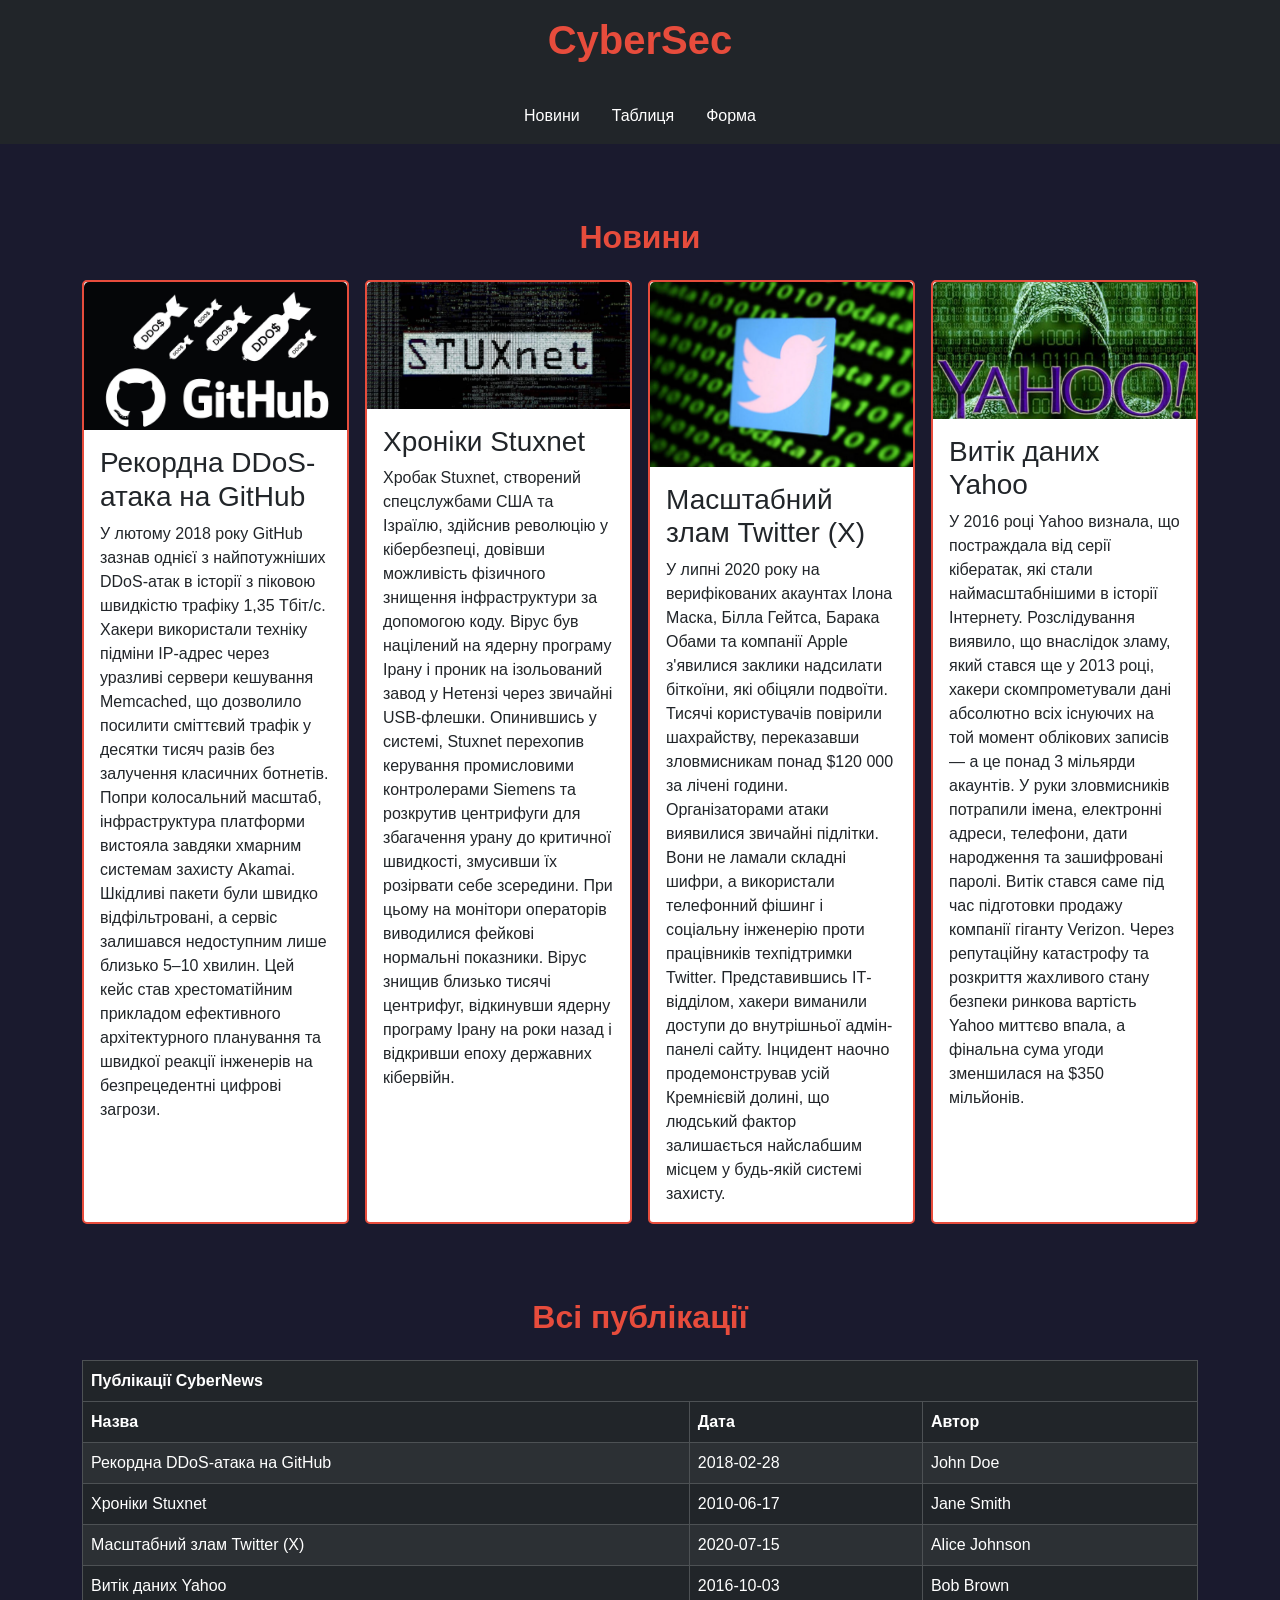
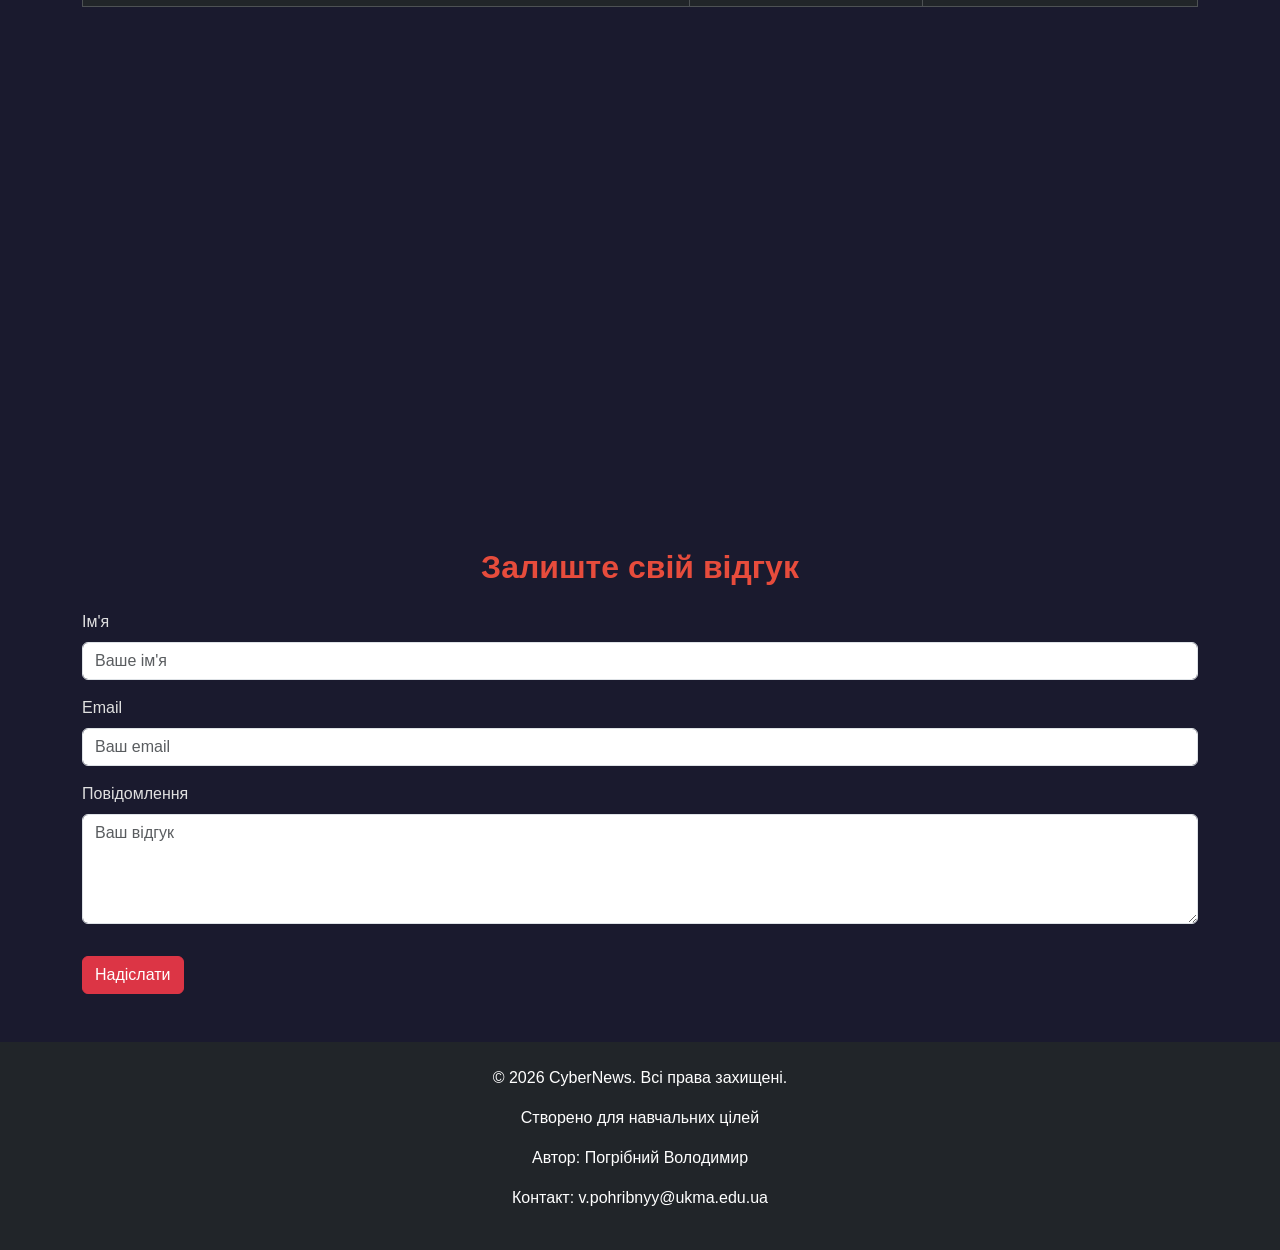
<file: index.html>
<!doctype html>
<html lang="uk">
  <head>
    <meta charset="UTF-8" />
    <meta name="viewport" content="width=device-width, initial-scale=1.0" />
    <link
      href="https://cdn.jsdelivr.net/npm/bootstrap@5.3.8/dist/css/bootstrap.min.css"
      rel="stylesheet"
      integrity="sha384-sRIl4kxILFvY47J16cr9ZwB07vP4J8+LH7qKQnuqkuIAvNWLzeN8tE5YBujZqJLB"
      crossorigin="anonymous"
    />
    <link rel="stylesheet" href="style.css" />
    <title>Cybersec</title>
  </head>
  <body data-bs-spy="scroll">
    <header class="bg-dark text-white p-3 text-center">
      <h1>CyberSec</h1>
    </header>
    <nav
      id="navbar"
      class="navbar sticky-top navbar-expand-lg navbar-dark bg-dark"
    >
      <div class="container d-flex justify-content-center">
        <ul class="navbar-nav d-flex flex-row gap-3">
          <li class="nav-item">
            <a class="nav-link text-white" href="#news">Новини</a>
          </li>
          <li class="nav-item">
            <a class="nav-link text-white" href="#table">Таблиця</a>
          </li>
          <li class="nav-item">
            <a class="nav-link text-white" href="#form">Форма</a>
          </li>
        </ul>
      </div>
    </nav>
    <main class="container my-4">
      <section id="news">
        <h2 class="mb-4 text-center">Новини</h2>
        <div class="row g-3">
          <div class="col-12 col-sm-6 col-md-3">
            <div class="card h-100">
              <img src="github.png" class="card-img-top" alt="github" />
              <div class="card-body">
                <h3 class="card-title">Рекордна DDoS-атака на GitHub</h3>
                <p class="card-text">
                  У лютому 2018 року GitHub зазнав однієї з найпотужніших
                  DDoS-атак в історії з піковою швидкістю трафіку 1,35 Тбіт/с.
                  Хакери використали техніку підміни IP-адрес через уразливі
                  сервери кешування Memcached, що дозволило посилити сміттєвий
                  трафік у десятки тисяч разів без залучення класичних ботнетів.
                  Попри колосальний масштаб, інфраструктура платформи вистояла
                  завдяки хмарним системам захисту Akamai. Шкідливі пакети були
                  швидко відфільтровані, а сервіс залишався недоступним лише
                  близько 5–10 хвилин. Цей кейс став хрестоматійним прикладом
                  ефективного архітектурного планування та швидкої реакції
                  інженерів на безпрецедентні цифрові загрози.
                </p>
              </div>
            </div>
          </div>

          <div class="col-12 col-sm-6 col-md-3">
            <div class="card h-100">
              <img src="stuxnet.png" class="card-img-top" alt="Stuxnet" />
              <div class="card-body">
                <h3 class="card-title">Хроніки Stuxnet</h3>
                <p class="card-text">
                  Хробак Stuxnet, створений спецслужбами США та Ізраїлю,
                  здійснив революцію у кібербезпеці, довівши можливість
                  фізичного знищення інфраструктури за допомогою коду. Вірус був
                  націлений на ядерну програму Ірану і проник на ізольований
                  завод у Нетензі через звичайні USB-флешки. Опинившись у
                  системі, Stuxnet перехопив керування промисловими контролерами
                  Siemens та розкрутив центрифуги для збагачення урану до
                  критичної швидкості, змусивши їх розірвати себе зсередини. При
                  цьому на монітори операторів виводилися фейкові нормальні
                  показники. Вірус знищив близько тисячі центрифуг, відкинувши
                  ядерну програму Ірану на роки назад і відкривши епоху
                  державних кібервійн.
                </p>
              </div>
            </div>
          </div>

          <div class="col-12 col-sm-6 col-md-3">
            <div class="card h-100">
              <img src="twitter.png" class="card-img-top" alt="Twitter" />
              <div class="card-body">
                <h3 class="card-title">Масштабний злам Twitter (X)</h3>
                <p class="card-text">
                  У липні 2020 року на верифікованих акаунтах Ілона Маска, Білла
                  Гейтса, Барака Обами та компанії Apple з'явилися заклики
                  надсилати біткоїни, які обіцяли подвоїти. Тисячі користувачів
                  повірили шахрайству, переказавши зловмисникам понад $120 000
                  за лічені години. Організаторами атаки виявилися звичайні
                  підлітки. Вони не ламали складні шифри, а використали
                  телефонний фішинг і соціальну інженерію проти працівників
                  техпідтримки Twitter. Представившись ІТ-відділом, хакери
                  виманили доступи до внутрішньої адмін-панелі сайту. Інцидент
                  наочно продемонстрував усій Кремнієвій долині, що людський
                  фактор залишається найслабшим місцем у будь-якій системі
                  захисту.
                </p>
              </div>
            </div>
          </div>

          <div class="col-12 col-sm-6 col-md-3">
            <div class="card h-100">
              <img src="yahoo.png" class="card-img-top" alt="Yahoo" />
              <div class="card-body">
                <h3 class="card-title">Витік даних Yahoo</h3>
                <p class="card-text">
                  У 2016 році Yahoo визнала, що постраждала від серії кібератак,
                  які стали наймасштабнішими в історії Інтернету. Розслідування
                  виявило, що внаслідок зламу, який стався ще у 2013 році,
                  хакери скомпрометували дані абсолютно всіх існуючих на той
                  момент облікових записів — а це понад 3 мільярди акаунтів. У
                  руки зловмисників потрапили імена, електронні адреси,
                  телефони, дати народження та зашифровані паролі. Витік стався
                  саме під час підготовки продажу компанії гіганту Verizon.
                  Через репутаційну катастрофу та розкриття жахливого стану
                  безпеки ринкова вартість Yahoo миттєво впала, а фінальна сума
                  угоди зменшилася на $350 мільйонів.
                </p>
              </div>
            </div>
          </div>
        </div>
      </section>
      <section id="table">
        <h2 class="my-4 text-center">Всі публікації</h2>
        <div class="table-responsive">
          <table class="table table-dark table-striped table-bordered">
            <thead>
              <tr>
                <th colspan="3">Публікації CyberNews</th>
              </tr>
              <tr>
                <th>Назва</th>
                <th>Дата</th>
                <th>Автор</th>
              </tr>
            </thead>
            <tbody>
              <tr>
                <td>Рекордна DDoS-атака на GitHub</td>
                <td>2018-02-28</td>
                <td>John Doe</td>
              </tr>
              <tr>
                <td>Хроніки Stuxnet</td>
                <td>2010-06-17</td>
                <td>Jane Smith</td>
              </tr>
              <tr>
                <td>Масштабний злам Twitter (X)</td>
                <td>2020-07-15</td>
                <td>Alice Johnson</td>
              </tr>
              <tr>
                <td>Витік даних Yahoo</td>
                <td>2016-10-03</td>
                <td>Bob Brown</td>
              </tr>
            </tbody>
          </table>
        </div>
      </section>
      <section id="form">
        <h2 class="my-4 text-center">Залиште свій відгук</h2>
        <form>
          <div class="mb-3">
            <label for="name" class="form-label">Ім'я</label>
            <input
              type="text"
              class="form-control"
              id="name"
              placeholder="Ваше ім'я"
              required
            />
            <label for="email" class="form-label mt-3">Email</label>
            <input
              type="email"
              class="form-control"
              id="email"
              placeholder="Ваш email"
              required
            />
            <label for="message" class="form-label mt-3">Повідомлення</label>
            <textarea
              class="form-control"
              id="message"
              rows="4"
              placeholder="Ваш відгук"
              required
            ></textarea>
          </div>
          <button type="submit" class="btn btn-danger mt-3">Надіслати</button>
        </form>
      </section>
    </main>
    <footer class="bg-dark text-white text-center p-4 mt-5">
      <p>© 2026 CyberNews. Всі права захищені.</p>
      <p>Створено для навчальних цілей</p>
      <p>Автор: Погрібний Володимир</p>
      <p>Контакт: v.pohribnyy@ukma.edu.ua</p>
    </footer>
    <script
      src="https://cdn.jsdelivr.net/npm/bootstrap@5.3.8/dist/js/bootstrap.bundle.min.js"
      integrity="sha384-FKyoEForCGlyvwx9Hj09JcYn3nv7wiPVlz7YYwJrWVcXK/BmnVDxM+D2scQbITxI"
      crossorigin="anonymous"
    ></script>
  </body>
</html>
</file>
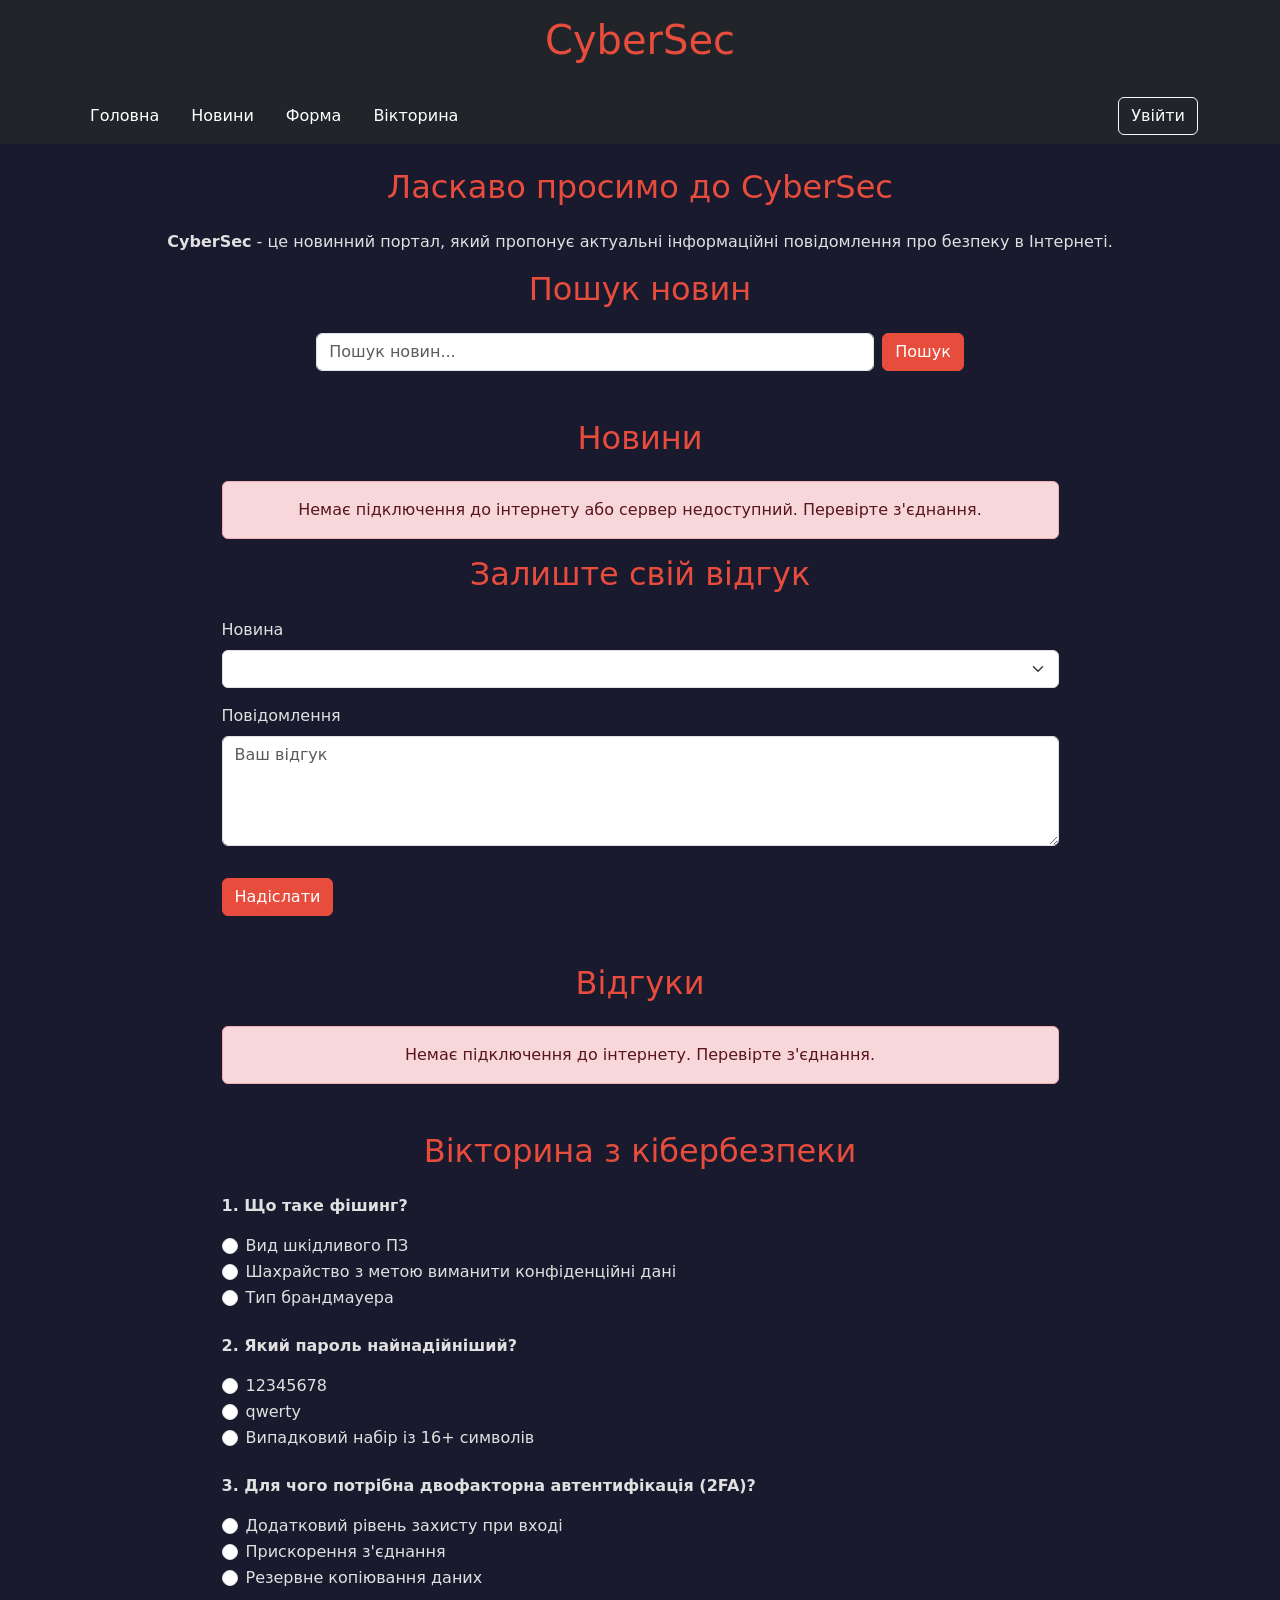
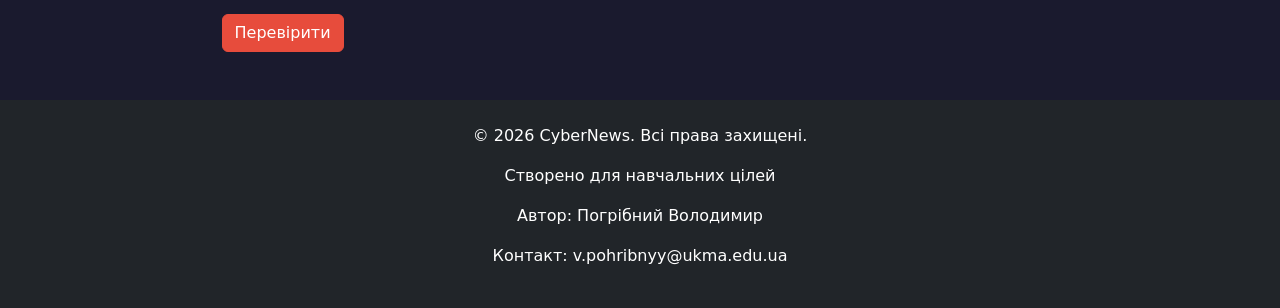
<file: Project/index.html>
<!doctype html>
<html lang="uk">
  <head>
    <meta charset="UTF-8" />
    <meta name="viewport" content="width=device-width, initial-scale=1.0" />
    <link
      href="https://cdn.jsdelivr.net/npm/bootstrap@5.3.8/dist/css/bootstrap.min.css"
      rel="stylesheet"
      integrity="sha384-sRIl4kxILFvY47J16cr9ZwB07vP4J8+LH7qKQnuqkuIAvNWLzeN8tE5YBujZqJLB"
      crossorigin="anonymous"
    />
    <link rel="stylesheet" href="static/css/style.css" />
    <title>Cybersec</title>
  </head>
  <body data-bs-spy="scroll">
    <header class="bg-dark text-white p-3 text-center">
      <h1>CyberSec</h1>
    </header>
    <nav
      id="navbar"
      class="navbar sticky-top navbar-expand-lg navbar-dark bg-dark"
    >
      <div class="container d-flex justify-content-between align-items-center">
        <ul class="navbar-nav d-flex flex-row gap-3">
          <li class="nav-item">
            <a class="nav-link text-white" href="#home">Головна</a>
          </li>
          <li class="nav-item">
            <a class="nav-link text-white" href="#news">Новини</a>
          </li>
          <li class="nav-item">
            <a class="nav-link text-white" href="#form">Форма</a>
          </li>
          <li class="nav-item">
            <a class="nav-link text-white" href="#quiz">Вікторина</a>
          </li>
        </ul>

        <a href="login.html" class="btn btn-outline-light" id="login-btn"
          >Увійти</a
        >
      </div>
    </nav>
    <main class="container my-4">
      <section id="home">
        <h2 class="mb-4 text-center">Ласкаво просимо до CyberSec</h2>
        <p class="text-center">
          <b>CyberSec</b> - це новинний портал, який пропонує актуальні
          інформаційні повідомлення про безпеку в Інтернеті.
        </p>
      </section>
      <section id="search" class="mb-5">
        <h2 class="mb-4 text-center" id="search-title">Пошук новин</h2>
        <form class="d-flex justify-content-center mb-4" id="search-form">
          <input
            class="form-control w-50"
            id="search-input"
            type="search"
            placeholder="Пошук новин..."
            aria-label="Search"
          />
          <button class="btn btn-danger ms-2" type="submit" id="search-button">
            Пошук
          </button>
        </form>
      </section>
      <section id="news">
        <h2 class="mb-4 text-center" id="news-title">Новини</h2>
        <div class="row g-3" id="news-container">
          <div id="spinner" class="text-center">
            <div class="spinner-border text-danger"></div>
          </div>
        </div>
      </section>
      <section id="form">
        <h2 class="mb-4 text-center" id="form-title">Залиште свій відгук</h2>
        <form id="feedback-form" class="w-75 mx-auto">
          <div class="mb-3">
            <label for="post-select" class="form-label">Новина</label>
            <select class="form-select" id="post-select" required></select>
            <label for="message" class="form-label mt-3">Повідомлення</label>
            <textarea
              class="form-control"
              id="message"
              rows="4"
              placeholder="Ваш відгук"
              required
            ></textarea>
          </div>
          <button type="submit" class="btn btn-danger mt-3">Надіслати</button>
        </form>
      </section>
      <section id="comments" class="mt-5">
        <h2 class="mb-4 text-center">Відгуки</h2>
        <div id="comments-spinner" class="text-center d-none mb-3">
          <div class="spinner-border text-danger" role="status"></div>
        </div>
        <div id="comments-list" class="w-75 mx-auto"></div>
      </section>
      <section id="quiz" class="mt-5">
        <h2 class="mb-4 text-center">Вікторина з кібербезпеки</h2>
        <form id="quiz-form" class="w-75 mx-auto">
          <div class="mb-4">
            <p class="fw-bold">1. Що таке фішинг?</p>
            <div class="form-check">
              <input
                class="form-check-input"
                type="radio"
                name="q1"
                id="q1a"
                value="a"
              />
              <label class="form-check-label" for="q1a"
                >Вид шкідливого ПЗ</label
              >
            </div>
            <div class="form-check">
              <input
                class="form-check-input"
                type="radio"
                name="q1"
                id="q1b"
                value="b"
              />
              <label class="form-check-label" for="q1b"
                >Шахрайство з метою виманити конфіденційні дані</label
              >
            </div>
            <div class="form-check">
              <input
                class="form-check-input"
                type="radio"
                name="q1"
                id="q1c"
                value="c"
              />
              <label class="form-check-label" for="q1c">Тип брандмауера</label>
            </div>
          </div>
          <div class="mb-4">
            <p class="fw-bold">2. Який пароль найнадійніший?</p>
            <div class="form-check">
              <input
                class="form-check-input"
                type="radio"
                name="q2"
                id="q2a"
                value="a"
              />
              <label class="form-check-label" for="q2a">12345678</label>
            </div>
            <div class="form-check">
              <input
                class="form-check-input"
                type="radio"
                name="q2"
                id="q2b"
                value="b"
              />
              <label class="form-check-label" for="q2b">qwerty</label>
            </div>
            <div class="form-check">
              <input
                class="form-check-input"
                type="radio"
                name="q2"
                id="q2c"
                value="c"
              />
              <label class="form-check-label" for="q2c"
                >Випадковий набір із 16+ символів</label
              >
            </div>
          </div>
          <div class="mb-4">
            <p class="fw-bold">
              3. Для чого потрібна двофакторна автентифікація (2FA)?
            </p>
            <div class="form-check">
              <input
                class="form-check-input"
                type="radio"
                name="q3"
                id="q3a"
                value="a"
              />
              <label class="form-check-label" for="q3a"
                >Додатковий рівень захисту при вході</label
              >
            </div>
            <div class="form-check">
              <input
                class="form-check-input"
                type="radio"
                name="q3"
                id="q3b"
                value="b"
              />
              <label class="form-check-label" for="q3b"
                >Прискорення з'єднання</label
              >
            </div>
            <div class="form-check">
              <input
                class="form-check-input"
                type="radio"
                name="q3"
                id="q3c"
                value="c"
              />
              <label class="form-check-label" for="q3c"
                >Резервне копіювання даних</label
              >
            </div>
          </div>
          <button type="submit" class="btn btn-danger">Перевірити</button>
          <div id="quiz-result" class="mt-3 fw-bold"></div>
        </form>
      </section>
    </main>
    <footer class="bg-dark text-white text-center p-4 mt-5">
      <p>© 2026 CyberNews. Всі права захищені.</p>
      <p>Створено для навчальних цілей</p>
      <p>Автор: Погрібний Володимир</p>
      <p>Контакт: v.pohribnyy@ukma.edu.ua</p>
    </footer>
    <script
      src="https://cdn.jsdelivr.net/npm/bootstrap@5.3.3/dist/js/bootstrap.min.js"
      integrity="sha384-0pUGZvbkm6XF6gxjEnlmuGrJXVbNuzT9qBBavbLwCsOGabYfZo0T0to5eqruptLy"
      crossorigin="anonymous"
    ></script>
    <script type="module" src="static/js/main/main_index.js"></script>
  </body>
</html>
</file>
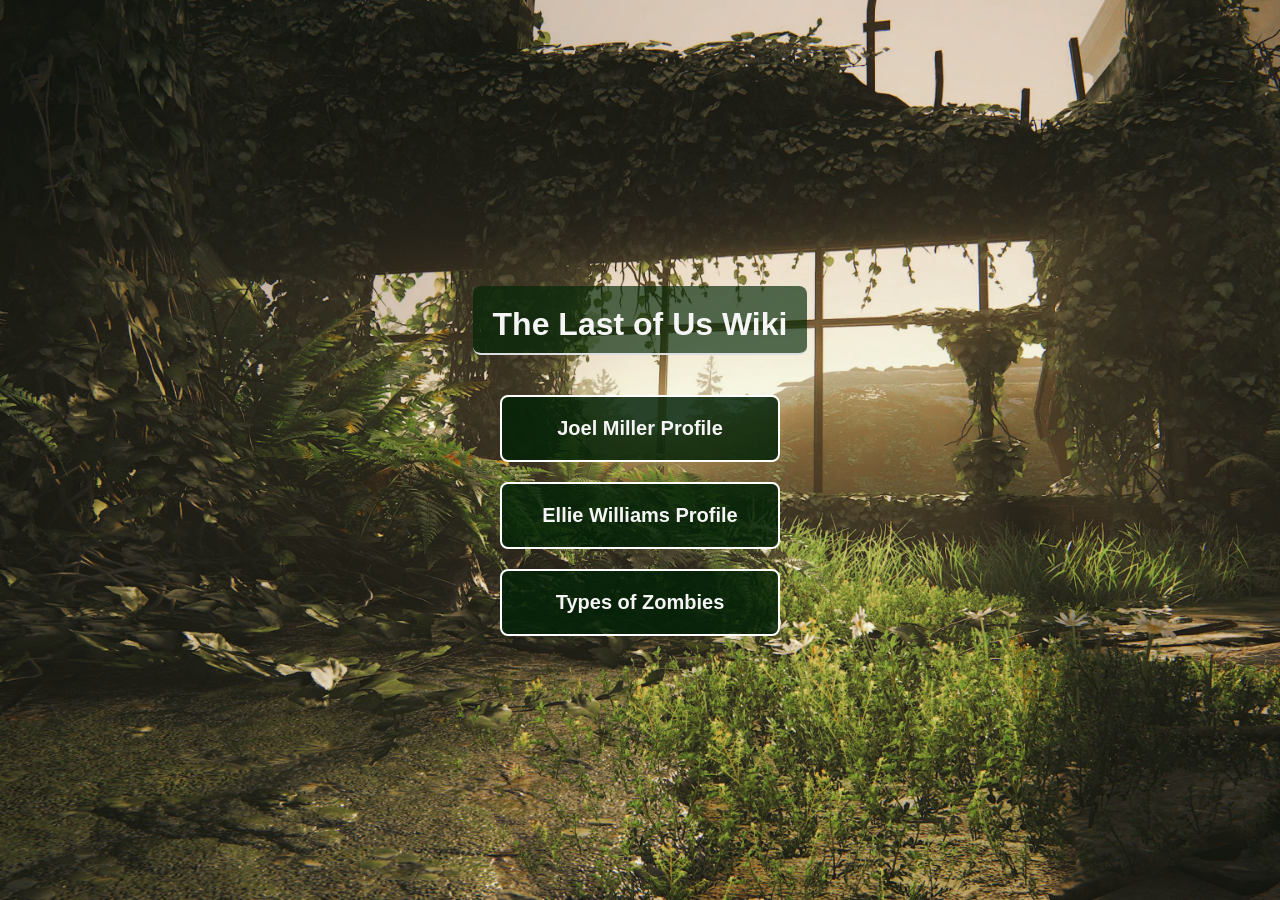
<file: pw1/index.html>
<!doctype html>
<html lang="en">
  <head>
    <meta charset="UTF-8" />
    <meta name="viewport" content="width=device-width, initial-scale=1.0" />
    <title>The Last of Us - Main Menu</title>
    <link rel="stylesheet" href="style_main.css" />
  </head>
  <body>
    <header>
      <h1>The Last of Us Wiki</h1>
    </header>

    <main class="menu">
      <a href="index_joel.html">Joel Miller Profile</a>
      <a href="index_elly.html">Ellie Williams Profile</a>
      <a href="index_zombie.html">Types of Zombies</a>
    </main>
    <script src="script_main.js"></script>
  </body>
</html>
</file>
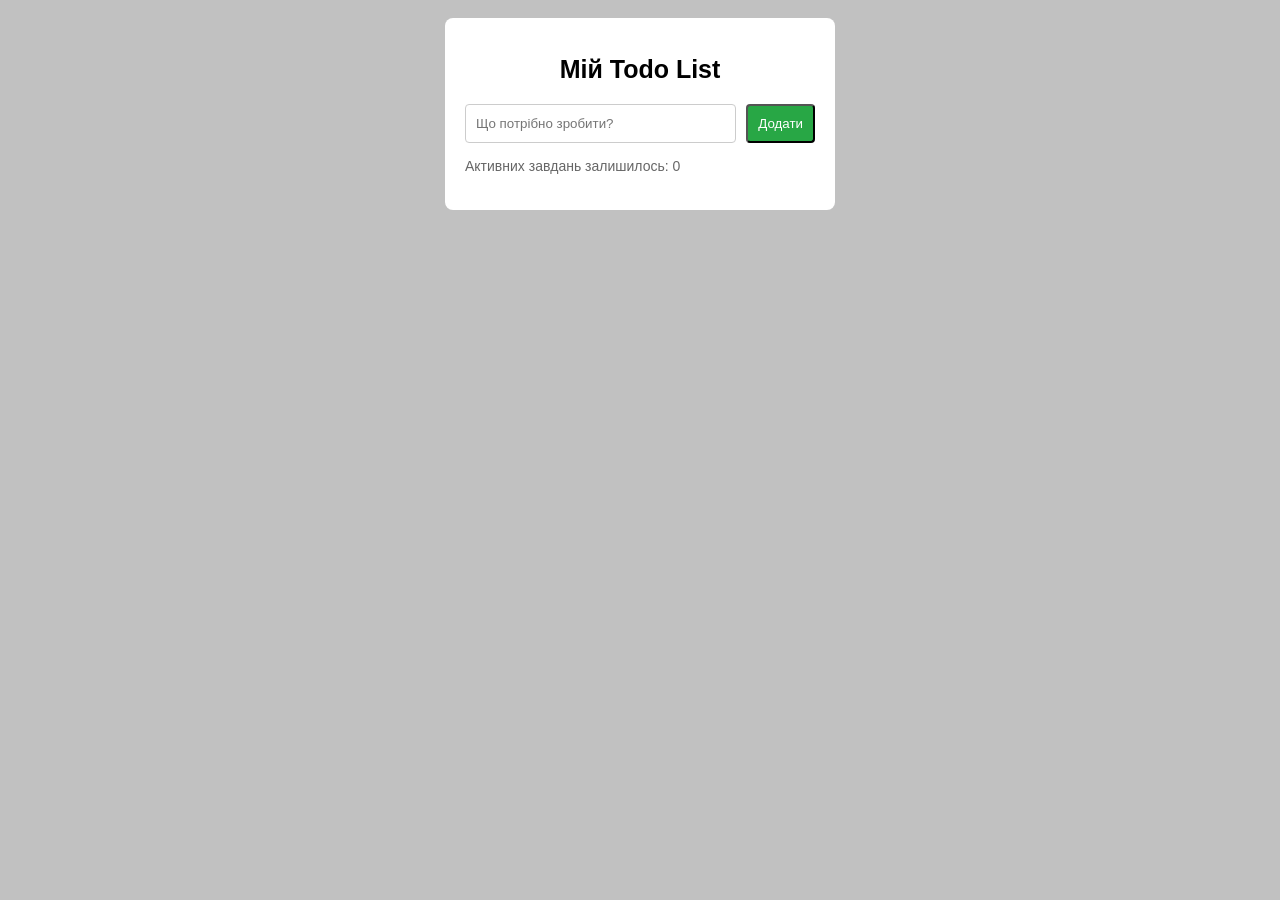
<file: pw4/index.html>
<!doctype html>
<html lang="uk">
  <head>
    <meta charset="UTF-8" />
    <meta name="viewport" content="width=device-width, initial-scale=1.0" />
    <title>Мій Todo List</title>
    <link rel="stylesheet" href="style.css" />
  </head>
  <body>
    <div class="main-container">
      <h1>Мій Todo List</h1>

      <form id="todo-form">
        <input
          type="text"
          id="todo-input"
          placeholder="Що потрібно зробити?"
          required
        />
        <button>Додати</button>
      </form>

      <div class="active-container">
        Активних завдань залишилось: <span id="todo-counter">0</span>
      </div>

      <ul id="todo-list"></ul>
    </div>

    <script src="script.js"></script>
  </body>
</html>
</file>
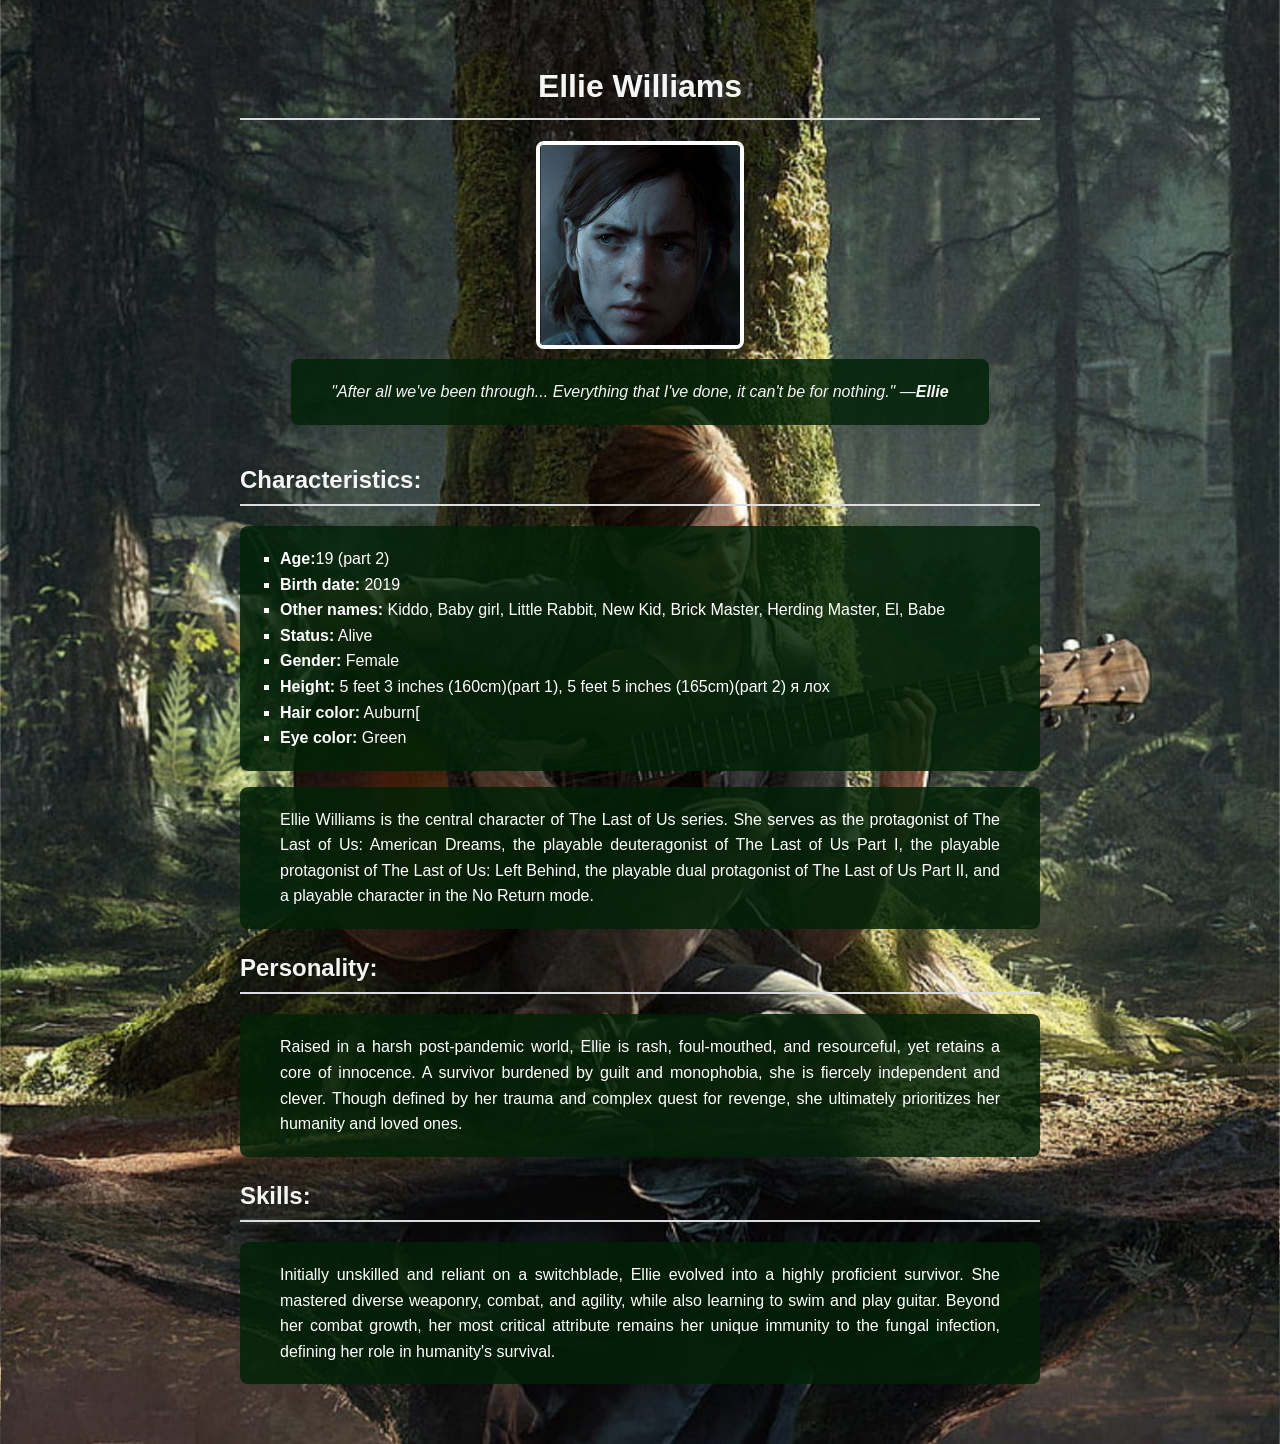
<file: index_elly.html>
<!doctype html>
<html lang="en">
  <head>
    <meta charset="UTF-8" />
    <meta name="viewport" content="width=device-width, initial-scale=1.0" />
    <title>Resume</title>
    <link rel="stylesheet" href="style_elly.css" />
  </head>
  <body>
    <header>
      <h1>Ellie Williams</h1>
    </header>
    <figure>
      <img src="img/elly.png" alt="Ellie Williams" />
      <figcaption>
        <p class="qoute">
          <i
            >"After all we've been through... Everything that I've done, it
            can't be for nothing."</i
          >
          ―<b>Ellie</b>
        </p>
      </figcaption>
    </figure>
    <main>
      <h2><b>Characteristics:</b></h2>
      <ul>
        <li><b>Age:</b>19 (part 2)</li>
        <li><b>Birth date:</b> 2019</li>
        <li>
          <b>Other names:</b> Kiddo, Baby girl, Little Rabbit, New Kid, Brick
          Master, Herding Master, El, Babe
        </li>
        <li><b>Status:</b> Alive</li>
        <li><b>Gender:</b> Female</li>
        <li>
          <b>Height:</b> 5 feet 3 inches (160cm)(part 1), 5 feet 5 inches
          (165cm)(part 2) я лох
        </li>
        <li><b>Hair color:</b> Auburn[</li>
        <li><b>Eye color:</b> Green</li>
      </ul>

      <p class="characteristics">
        Ellie Williams is the central character of The Last of Us series. She
        serves as the protagonist of The Last of Us: American Dreams, the
        playable deuteragonist of The Last of Us Part I, the playable
        protagonist of The Last of Us: Left Behind, the playable dual
        protagonist of The Last of Us Part II, and a playable character in the
        No Return mode.
      </p>
      <h2><b>Personality:</b></h2>
      <p class="personality">
        Raised in a harsh post-pandemic world, Ellie is rash, foul-mouthed, and
        resourceful, yet retains a core of innocence. A survivor burdened by
        guilt and monophobia, she is fiercely independent and clever. Though
        defined by her trauma and complex quest for revenge, she ultimately
        prioritizes her humanity and loved ones.
      </p>
      <h2><b>Skills:</b></h2>
      <p class="skills">
        Initially unskilled and reliant on a switchblade, Ellie evolved into a
        highly proficient survivor. She mastered diverse weaponry, combat, and
        agility, while also learning to swim and play guitar. Beyond her combat
        growth, her most critical attribute remains her unique immunity to the
        fungal infection, defining her role in humanity's survival.
      </p>
    </main>
  </body>
</html>
</file>
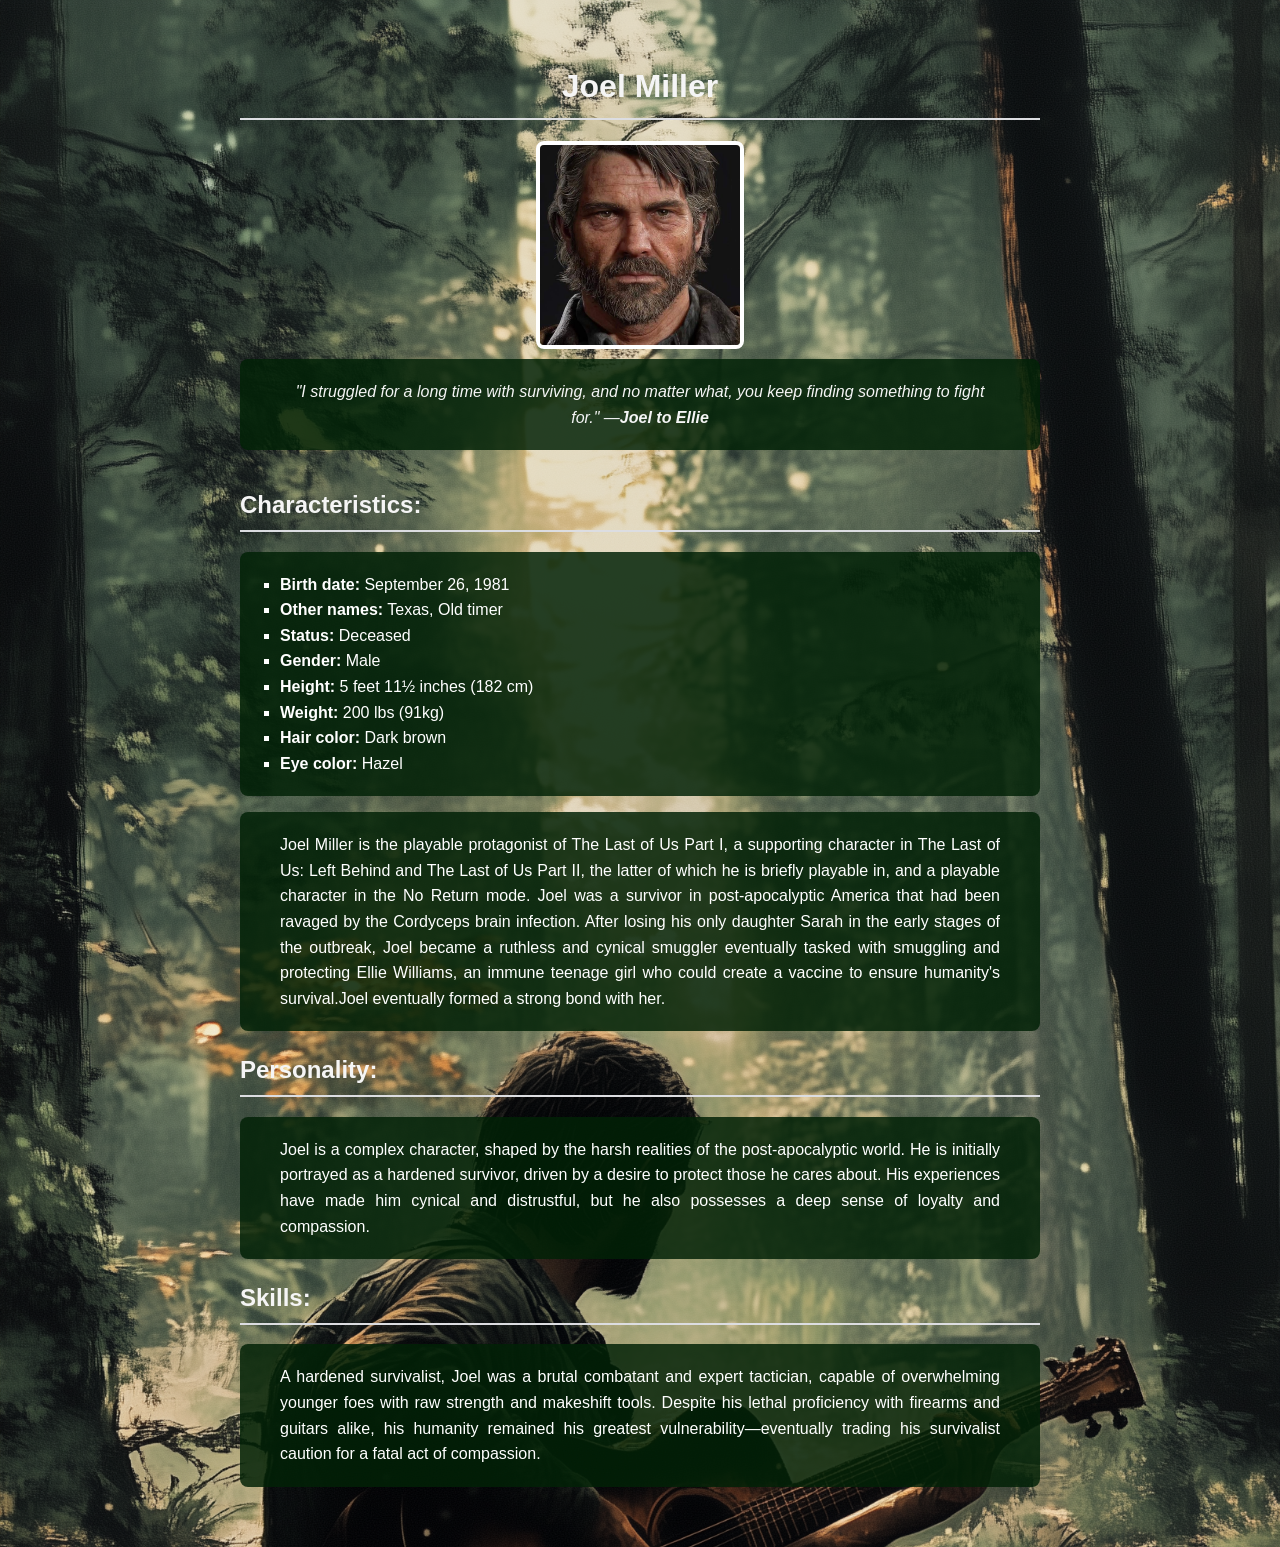
<file: index_joel.html>
<!doctype html>
<html lang="en">
  <head>
    <meta charset="UTF-8" />
    <meta name="viewport" content="width=device-width, initial-scale=1.0" />
    <title>Resume</title>
    <link rel="stylesheet" href="style_joel.css" />
  </head>
  <body>
    <header>
      <h1>Joel Miller</h1>
    </header>
    <figure>
      <img
        src="img/2475238e963bce9a492e4954c616d935-2566435392.jpg"
        alt="Joel Miller"
      />
      <figcaption>
        <p class="qoute">
          <i
            >"I struggled for a long time with surviving, and no matter what,
            you keep finding something to fight for."</i
          >
          ―<b>Joel to Ellie</b>
        </p>
      </figcaption>
    </figure>
    <main>
      <h2><b>Characteristics:</b></h2>
      <ul>
        <li><b>Birth date:</b> September 26, 1981</li>
        <li><b>Other names:</b> Texas, Old timer</li>
        <li><b>Status:</b> Deceased</li>
        <li><b>Gender:</b> Male</li>
        <li><b>Height:</b> 5 feet 11½ inches (182 cm)</li>
        <li><b>Weight:</b> 200 lbs (91kg)</li>
        <li><b>Hair color:</b> Dark brown</li>
        <li><b>Eye color:</b> Hazel</li>
      </ul>

      <p class="characteristics">
        Joel Miller is the playable protagonist of The Last of Us Part I, a
        supporting character in The Last of Us: Left Behind and The Last of Us
        Part II, the latter of which he is briefly playable in, and a playable
        character in the No Return mode. Joel was a survivor in post-apocalyptic
        America that had been ravaged by the Cordyceps brain infection. After
        losing his only daughter Sarah in the early stages of the outbreak, Joel
        became a ruthless and cynical smuggler eventually tasked with smuggling
        and protecting Ellie Williams, an immune teenage girl who could create a
        vaccine to ensure humanity's survival.Joel eventually formed a strong
        bond with her.
      </p>
      <h2><b>Personality:</b></h2>
      <p class="personality">
        Joel is a complex character, shaped by the harsh realities of the
        post-apocalyptic world. He is initially portrayed as a hardened
        survivor, driven by a desire to protect those he cares about. His
        experiences have made him cynical and distrustful, but he also possesses
        a deep sense of loyalty and compassion.
      </p>
      <h2><b>Skills:</b></h2>
      <p class="skills">
        A hardened survivalist, Joel was a brutal combatant and expert
        tactician, capable of overwhelming younger foes with raw strength and
        makeshift tools. Despite his lethal proficiency with firearms and
        guitars alike, his humanity remained his greatest
        vulnerability—eventually trading his survivalist caution for a fatal act
        of compassion.
      </p>
    </main>
  </body>
</html>
</file>
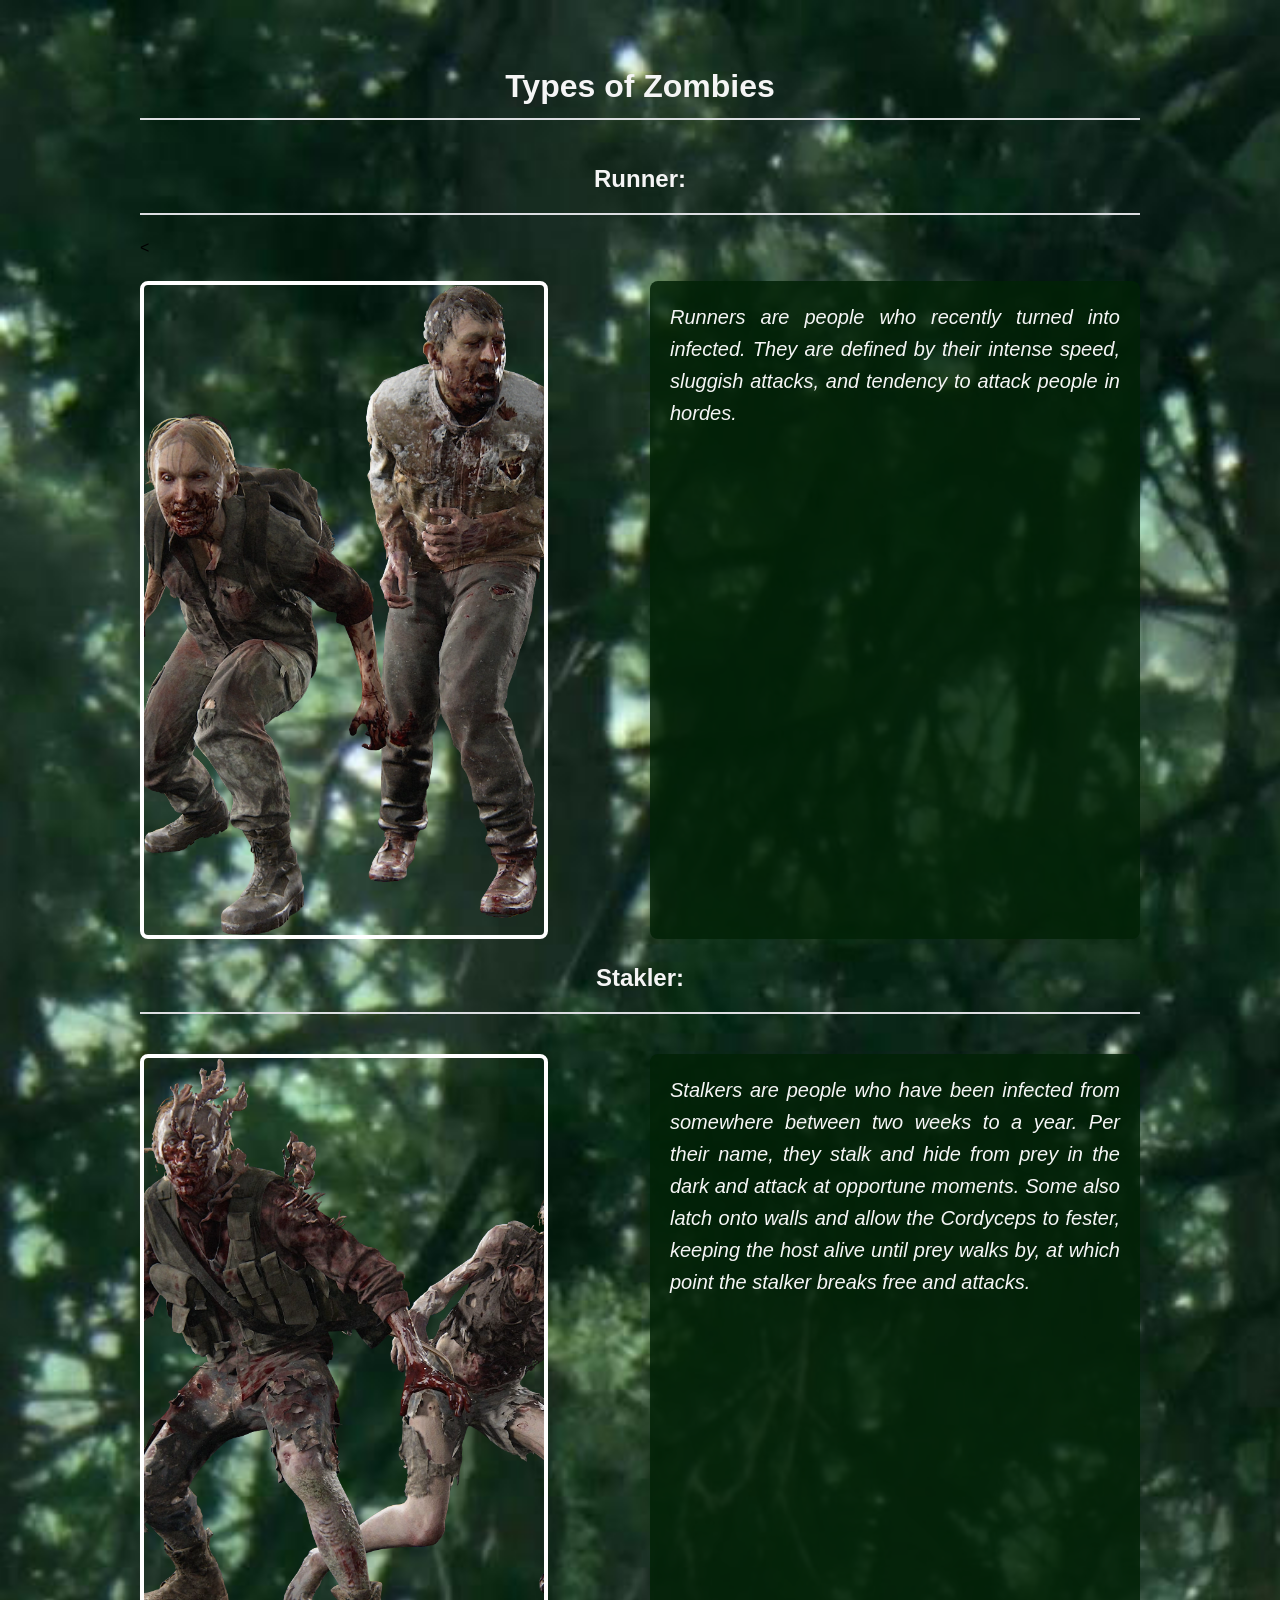
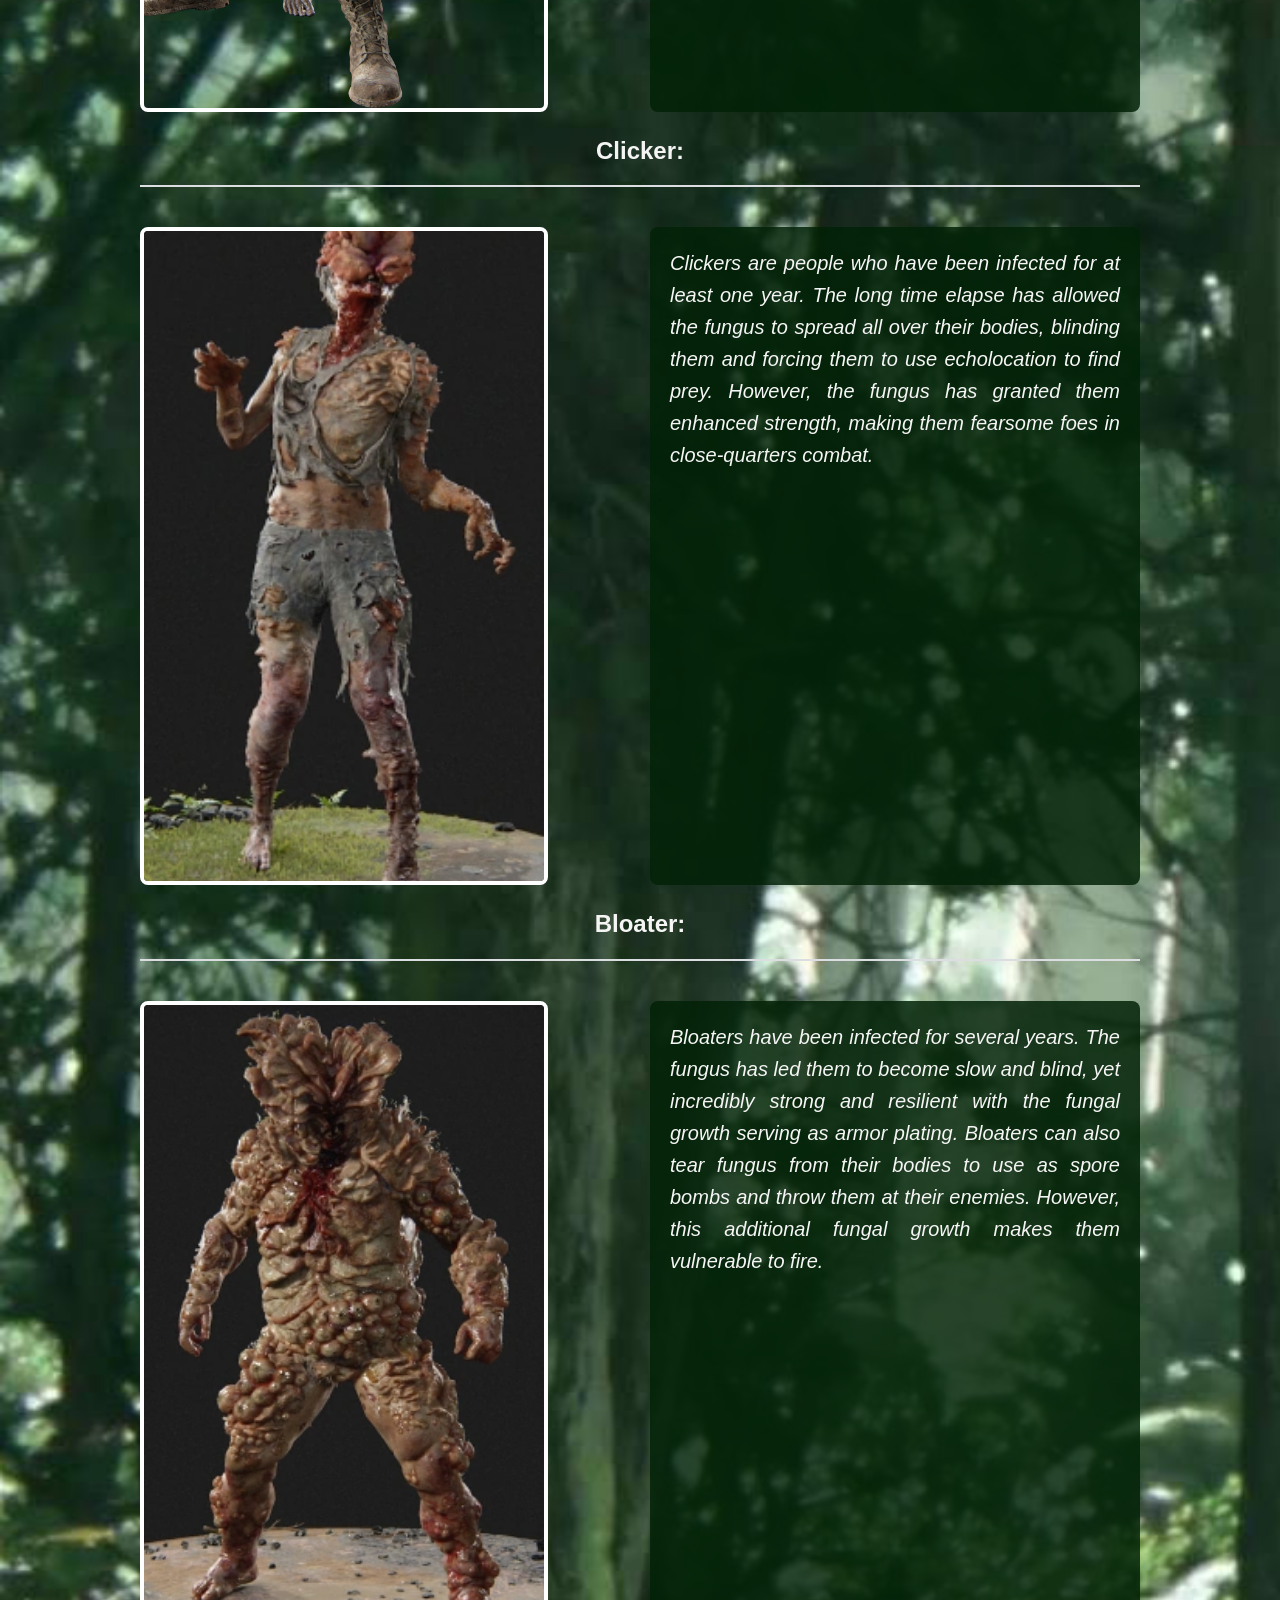
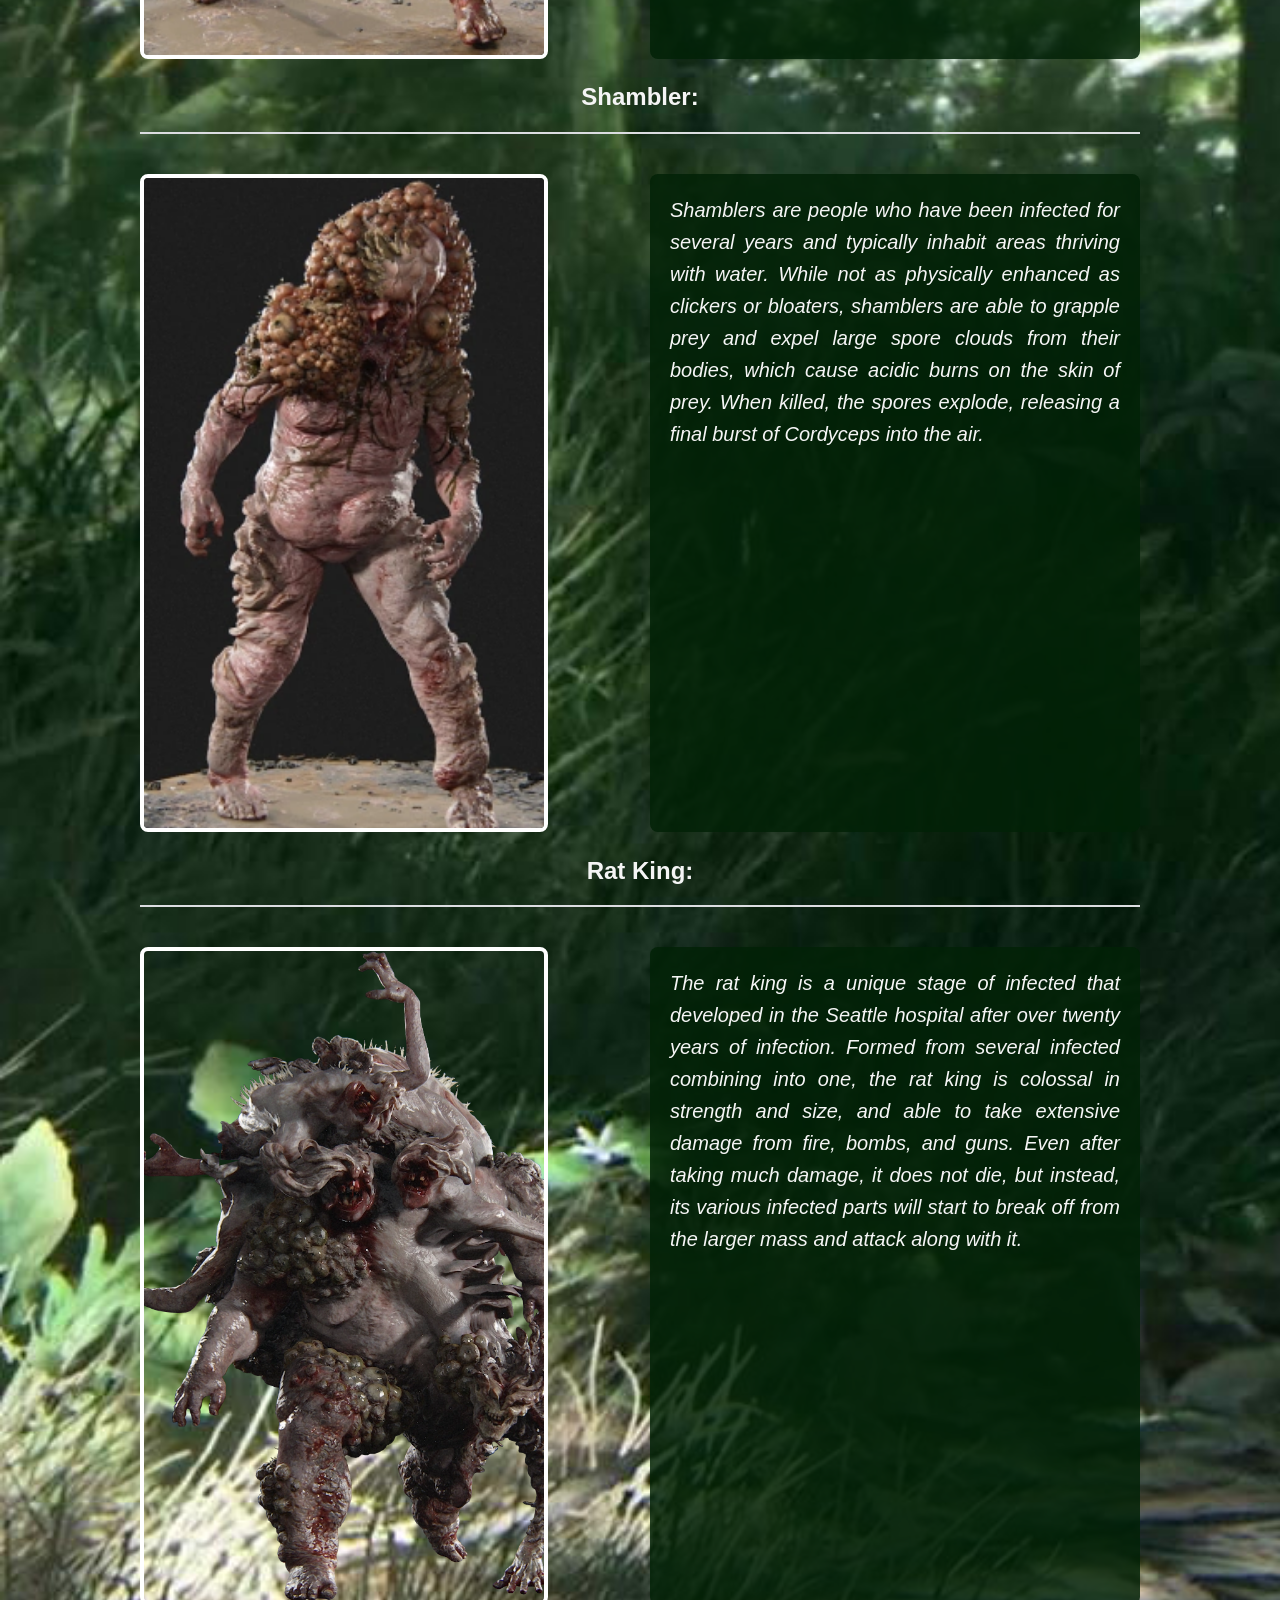
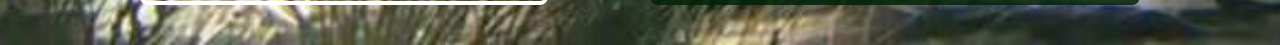
<file: index_zombie.html>
<!doctype html>
<html lang="en">
  <head>
    <meta charset="UTF-8" />
    <meta name="viewport" content="width=device-width, initial-scale=1.0" />
    <link rel="stylesheet" href="style_zombie.css" />
    <title>Types_of_Zombies</title>
  </head>
  <body>
    <header>
      <h1><b>Types of Zombies</b></h1>
    </header>

    <h2><b>Runner:</b></h2>
    <div>
      <img src="img/Runner_models.jpg" alt="Runner Zombie" /><
      <p class="runner">
        Runners are people who recently turned into infected. They are defined
        by their intense speed, sluggish attacks, and tendency to attack people
        in hordes.
      </p>
    </div>
    <h2><b>Stakler:</b></h2>
    <div>
      <img src="img/Stalker_models.jpg" alt="Stakler Zombie" />
      <p class="stakler">
        Stalkers are people who have been infected from somewhere between two
        weeks to a year. Per their name, they stalk and hide from prey in the
        dark and attack at opportune moments. Some also latch onto walls and
        allow the Cordyceps to fester, keeping the host alive until prey walks
        by, at which point the stalker breaks free and attacks.
      </p>
    </div>
    <h2><b>Clicker:</b></h2>
    <div>
      <img src="img/Clicker_model_Part_II.jpg" alt="Clicker Zombie" />
      <p class="clicker">
        Clickers are people who have been infected for at least one year. The
        long time elapse has allowed the fungus to spread all over their bodies,
        blinding them and forcing them to use echolocation to find prey.
        However, the fungus has granted them enhanced strength, making them
        fearsome foes in close-quarters combat.
      </p>
    </div>
    <h2><b>Bloater:</b></h2>
    <div>
      <img src="img/Bloater_Part_II_model.jpg" alt="Bloater Zombie" />
      <p class="bloater">
        Bloaters have been infected for several years. The fungus has led them
        to become slow and blind, yet incredibly strong and resilient with the
        fungal growth serving as armor plating. Bloaters can also tear fungus
        from their bodies to use as spore bombs and throw them at their enemies.
        However, this additional fungal growth makes them vulnerable to fire.
      </p>
    </div>
    <h2><b>Shambler:</b></h2>
    <div>
      <img src="img/Shambler_Part_II_model.jpg" alt="Shambler Zombie" />
      <p class="shambler">
        Shamblers are people who have been infected for several years and
        typically inhabit areas thriving with water. While not as physically
        enhanced as clickers or bloaters, shamblers are able to grapple prey and
        expel large spore clouds from their bodies, which cause acidic burns on
        the skin of prey. When killed, the spores explode, releasing a final
        burst of Cordyceps into the air.
      </p>
    </div>
    <h2><b>Rat King:</b></h2>
    <div>
      <img src="img/Rat_King_model.jpg" alt="Rat King Zombie" />
      <p class="ratking">
        The rat king is a unique stage of infected that developed in the Seattle
        hospital after over twenty years of infection. Formed from several
        infected combining into one, the rat king is colossal in strength and
        size, and able to take extensive damage from fire, bombs, and guns. Even
        after taking much damage, it does not die, but instead, its various
        infected parts will start to break off from the larger mass and attack
        along with it.
      </p>
    </div>
  </body>
</html>
</file>
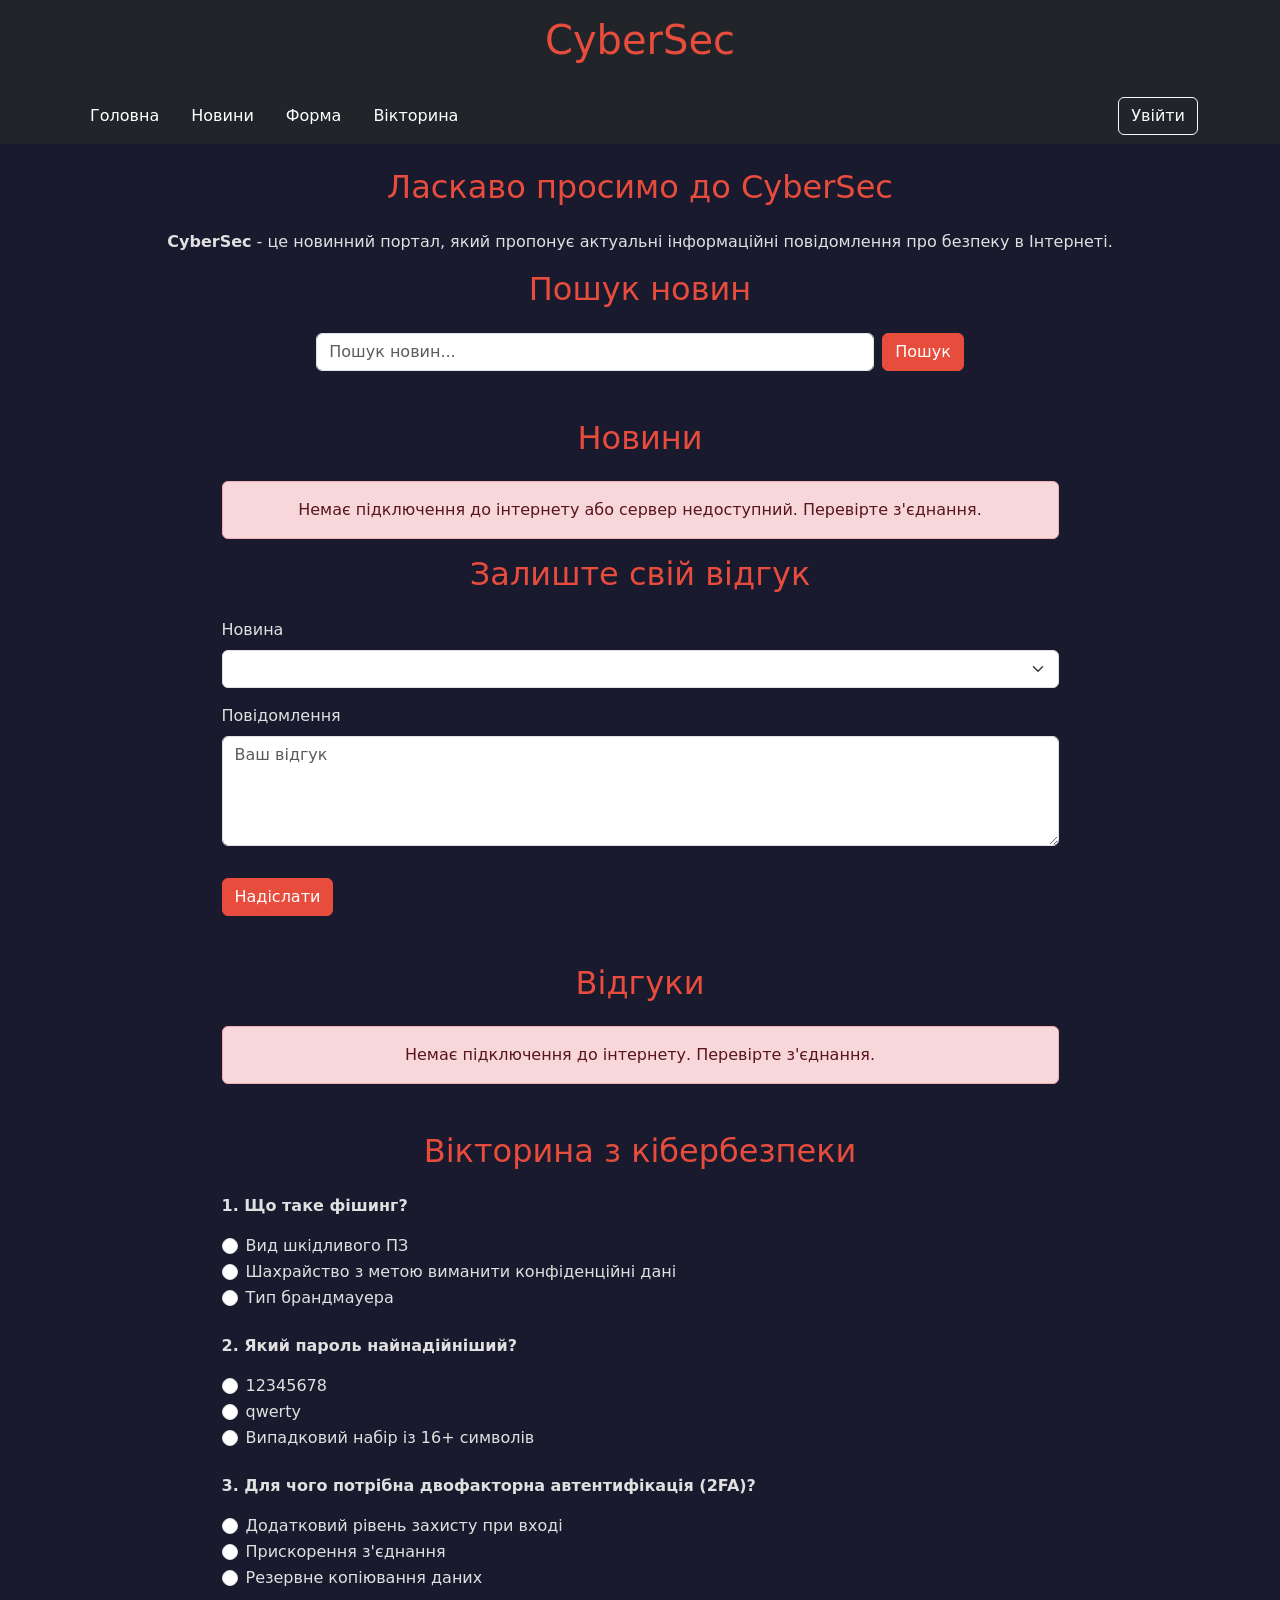
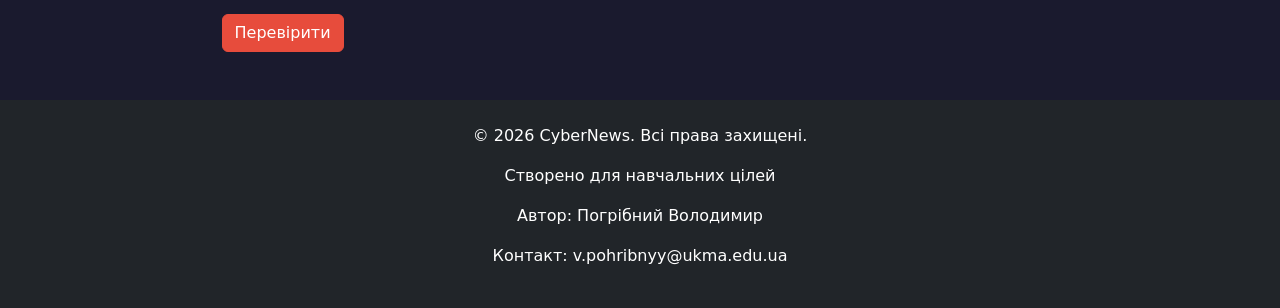
<file: Project/admin.html>
<!doctype html>
<html lang="uk">
  <head>
    <meta charset="UTF-8" />
    <meta name="viewport" content="width=device-width, initial-scale=1.0" />
    <link
      href="https://cdn.jsdelivr.net/npm/bootstrap@5.3.8/dist/css/bootstrap.min.css"
      rel="stylesheet"
      integrity="sha384-sRIl4kxILFvY47J16cr9ZwB07vP4J8+LH7qKQnuqkuIAvNWLzeN8tE5YBujZqJLB"
      crossorigin="anonymous"
    />
    <link rel="stylesheet" href="static/css/style.css" />
    <title>Admin panel</title>
  </head>
  <body>
    <header class="bg-dark p-3 text-center mb-4">
      <h1 style="color: #e74c3c">CyberSec — Адмін панель</h1>
    </header>
    <div class="position-fixed top-0 end-0 p-4">
      <a href="index.html" class="btn btn-outline-light"> На головну </a>
    </div>
    <div class="container my-4">
      <div class="row g-4">
        <div class="col-md-4">
          <form class="admin-form p-4 rounded shadow" id="news-form">
            <h2 class="text-center mb-4" id="form-title">Створити новину</h2>
            <input type="hidden" id="news-id" />
            <div class="mb-3">
              <label for="title" class="form-label">Заголовок</label>
              <input
                type="text"
                class="form-control"
                id="title"
                placeholder="Введіть заголовок"
                required
              />
            </div>
            <div class="mb-3">
              <label for="content" class="form-label">Текст</label>
              <textarea
                class="form-control"
                id="content"
                rows="4"
                placeholder="Введіть текст"
                required
              ></textarea>
            </div>
            <div class="mb-3">
              <label for="image" class="form-label">Зображення</label>
              <input
                type="file"
                class="form-control"
                id="image"
                accept="image/*"
                required
              />
            </div>
            <button type="submit" class="btn btn-danger w-100" id="submit-btn">
              Створити
            </button>
            <button
              type="button"
              class="btn btn-outline-light w-100 mt-2 d-none"
              id="cancel-btn"
            >
              Скасувати
            </button>
          </form>
        </div>
        <div class="col-md-8">
          <h2 class="mb-4 text-center">Усі новини</h2>
          <div class="row g-3" id="news-list"></div>
        </div>
      </div>
    </div>

    <script
      src="https://cdn.jsdelivr.net/npm/bootstrap@5.3.3/dist/js/bootstrap.min.js"
      integrity="sha384-0pUGZvbkm6XF6gxjEnlmuGrJXVbNuzT9qBBavbLwCsOGabYfZo0T0to5eqruptLy"
      crossorigin="anonymous"
    ></script>
    <script type="module" src="static/js/main/main_admin.js"></script>
  </body>
</html>
</file>
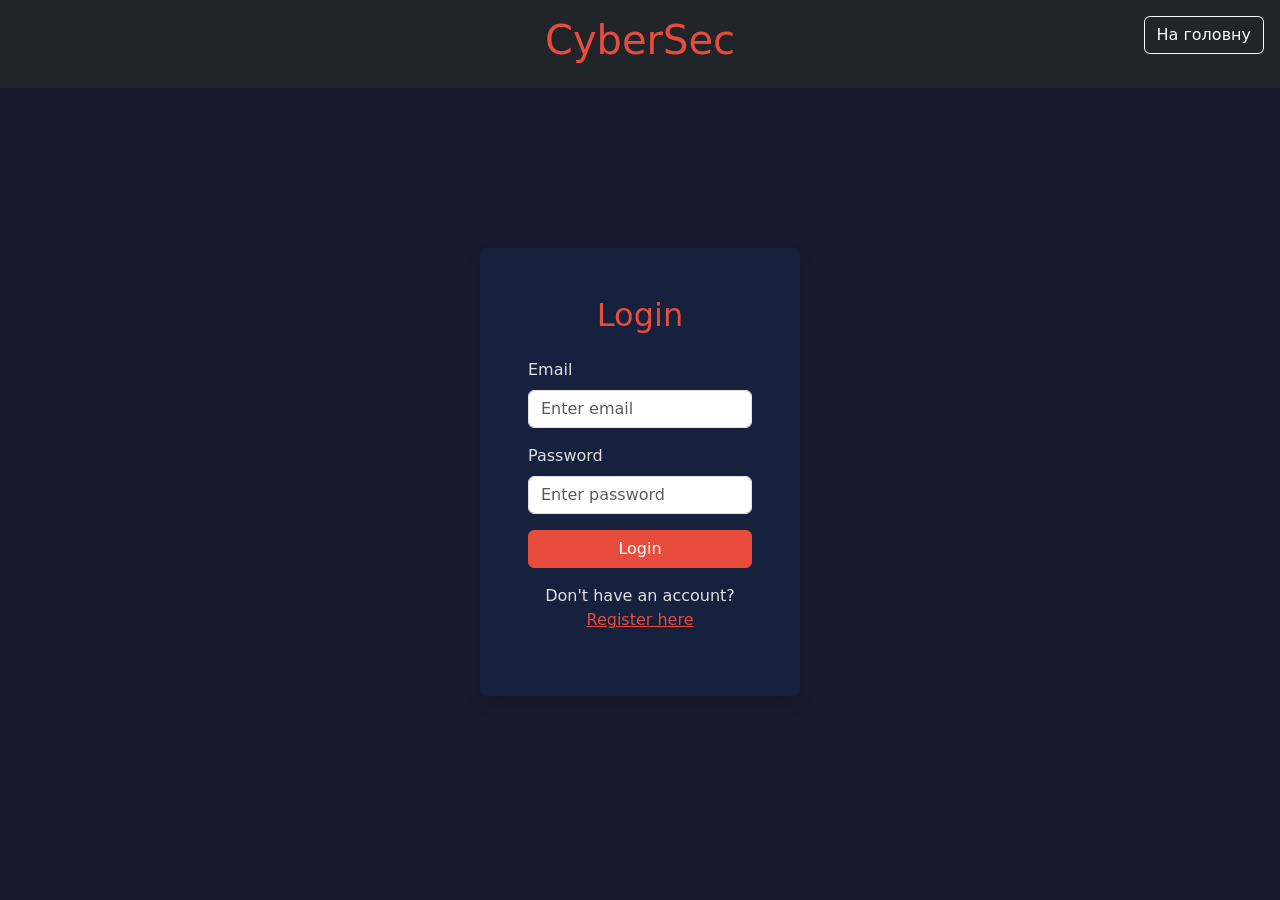
<file: Project/login.html>
<!doctype html>
<html lang="en">
  <head>
    <meta charset="UTF-8" />
    <meta name="viewport" content="width=device-width, initial-scale=1.0" />
    <link
      href="https://cdn.jsdelivr.net/npm/bootstrap@5.3.8/dist/css/bootstrap.min.css"
      rel="stylesheet"
      integrity="sha384-sRIl4kxILFvY47J16cr9ZwB07vP4J8+LH7qKQnuqkuIAvNWLzeN8tE5YBujZqJLB"
      crossorigin="anonymous"
    />
    <link rel="stylesheet" href="static/css/style.css" />
    <title>Login</title>
  </head>
  <body>
    <header class="bg-dark text-white p-3 text-center mb-4">
      <h1>CyberSec</h1>
    </header>
    <div class="position-fixed top-0 end-0 p-3">
      <a href="index.html" class="btn btn-outline-light"> На головну </a>
    </div>
    <div
      class="container d-flex justify-content-center align-items-center"
      style="height: 80vh"
    >
      <form class="cs-form p-5 rounded shadow" id="login-form">
        <h2 class="text-center mb-4">Login</h2>
        <div class="mb-3">
          <label for="email" class="form-label">Email</label>
          <input
            type="email"
            class="form-control"
            id="email"
            placeholder="Enter email"
            required
          />
        </div>
        <div class="mb-3">
          <label for="password" class="form-label">Password</label>
          <input
            type="password"
            class="form-control"
            id="password"
            placeholder="Enter password"
            minlength="8"
            maxlength="100"
            required
          />
        </div>
        <div id="error-msg" class="alert alert-danger d-none mt-3"></div>
        <button type="submit" class="btn btn-danger w-100">Login</button>
        <div class="mt-3 text-center">
          <p>
            Don't have an account? <a href="register.html">Register here</a>
          </p>
        </div>
      </form>
    </div>
    <script
      src="https://cdn.jsdelivr.net/npm/bootstrap@5.3.3/dist/js/bootstrap.min.js"
      integrity="sha384-0pUGZvbkm6XF6gxjEnlmuGrJXVbNuzT9qBBavbLwCsOGabYfZo0T0to5eqruptLy"
      crossorigin="anonymous"
    ></script>
    <script type="module" src="static/js/main/main_login.js"></script>
  </body>
</html>
</file>
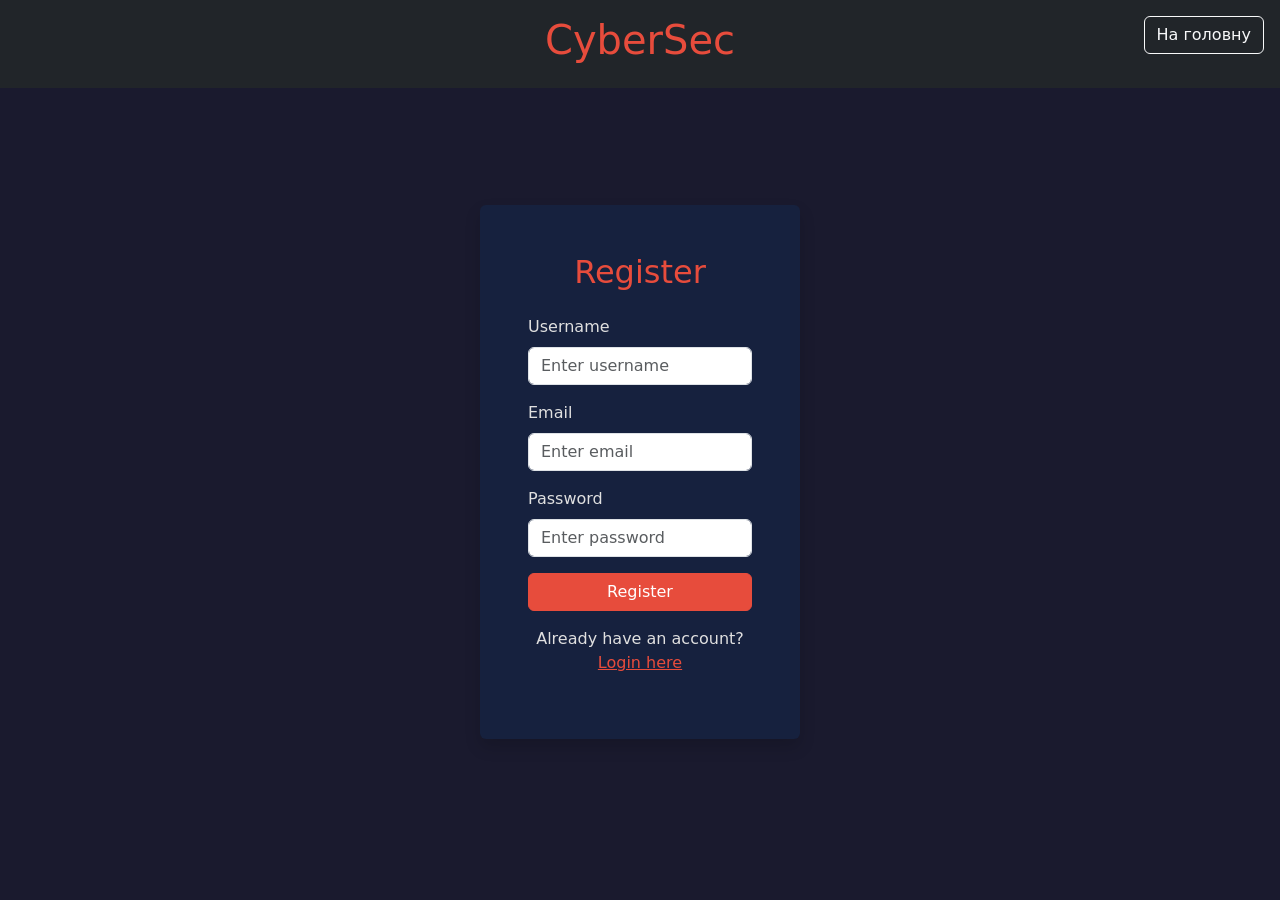
<file: Project/register.html>
<!doctype html>
<html lang="en">
  <head>
    <meta charset="UTF-8" />
    <meta name="viewport" content="width=device-width, initial-scale=1.0" />
    <link
      href="https://cdn.jsdelivr.net/npm/bootstrap@5.3.8/dist/css/bootstrap.min.css"
      rel="stylesheet"
      integrity="sha384-sRIl4kxILFvY47J16cr9ZwB07vP4J8+LH7qKQnuqkuIAvNWLzeN8tE5YBujZqJLB"
      crossorigin="anonymous"
    />
    <link rel="stylesheet" href="static/css/style.css" />
    <title>Register</title>
  </head>
  <body>
    <header class="bg-dark text-white p-3 text-center mb-4">
      <h1 style="color: #e74c3c">CyberSec</h1>
    </header>
    <div class="position-fixed top-0 end-0 p-3">
      <a href="index.html" class="btn btn-outline-light"> На головну </a>
    </div>
    <div
      class="container d-flex justify-content-center align-items-center"
      style="height: 80vh"
    >
      <form class="cs-form p-5 rounded shadow" id="register-form">
        <h2 class="text-center mb-4">Register</h2>
        <div class="mb-3">
          <label for="username" class="form-label">Username</label>
          <input
            type="text"
            class="form-control"
            id="username"
            placeholder="Enter username"
            minlength="3"
            maxlength="20"
            required
          />
        </div>
        <div class="mb-3">
          <label for="email" class="form-label">Email</label>
          <input
            type="email"
            class="form-control"
            id="email"
            placeholder="Enter email"
            required
          />
        </div>
        <div class="mb-3">
          <label for="password" class="form-label">Password</label>
          <input
            type="password"
            class="form-control"
            id="password"
            placeholder="Enter password"
            minlength="8"
            maxlength="100"
            required
          />
        </div>
        <div id="error-msg" class="alert alert-danger d-none mt-3"></div>
        <button type="submit" class="btn btn-danger w-100">Register</button>
        <div class="mt-3 text-center">
          <p>Already have an account? <a href="login.html">Login here</a></p>
        </div>
      </form>
    </div>
    <script
      src="https://cdn.jsdelivr.net/npm/bootstrap@5.3.3/dist/js/bootstrap.min.js"
      integrity="sha384-0pUGZvbkm6XF6gxjEnlmuGrJXVbNuzT9qBBavbLwCsOGabYfZo0T0to5eqruptLy"
      crossorigin="anonymous"
    ></script>
    <script type="module" src="static/js/main/main_register.js"></script>
  </body>
</html>
</file>
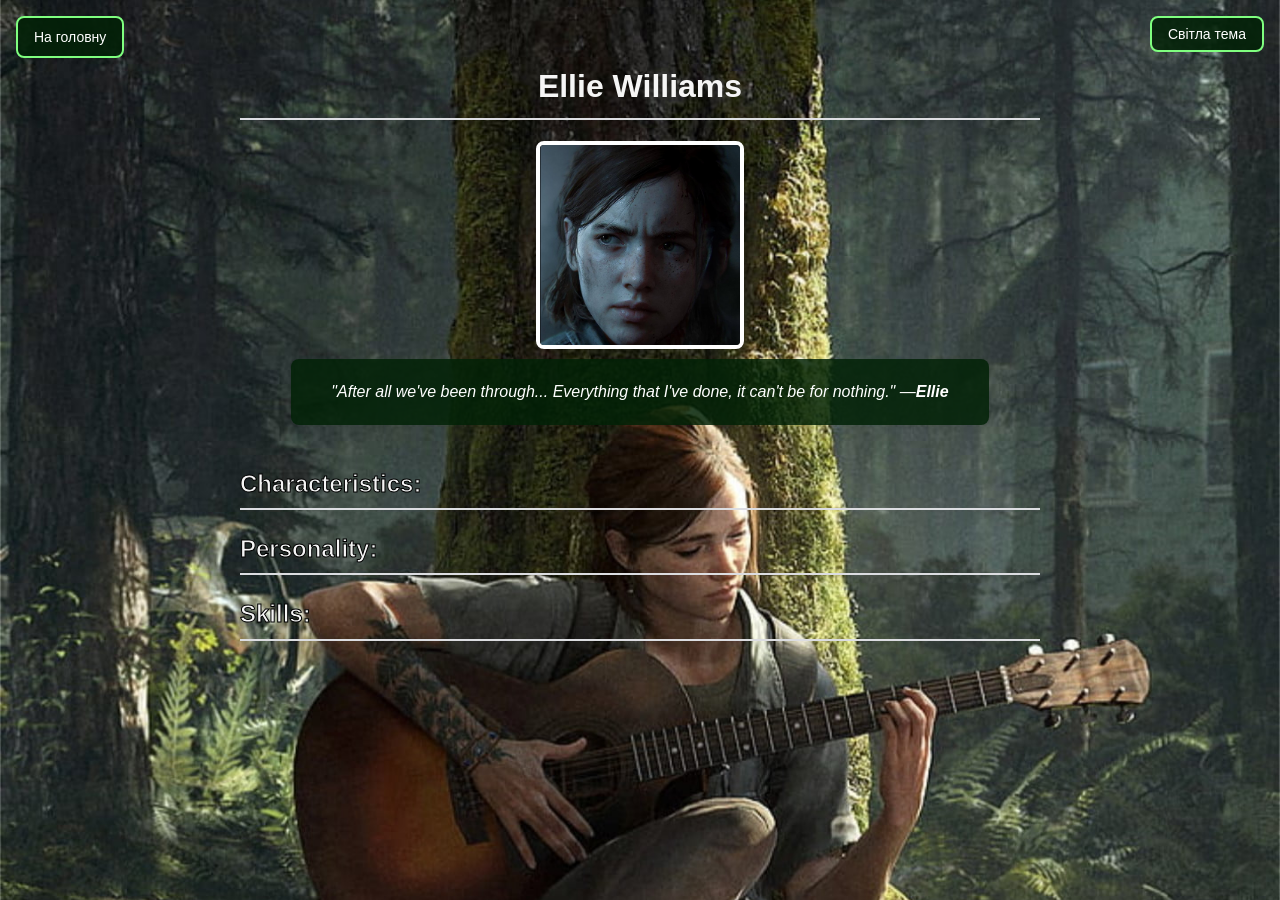
<file: pw1/index_elly.html>
<!doctype html>
<html lang="en">
  <head>
    <meta charset="UTF-8" />
    <meta name="viewport" content="width=device-width, initial-scale=1.0" />
    <title>Resume</title>
    <link rel="stylesheet" href="style_profile.css" />
  </head>
  <body>
    <header>
      <h1>Ellie Williams</h1>
    </header>
    <figure>
      <img src="img/elly.png" alt="Ellie Williams" />
      <figcaption>
        <p class="qoute">
          <i
            >"After all we've been through... Everything that I've done, it
            can't be for nothing."</i
          >
          ―<b>Ellie</b>
        </p>
      </figcaption>
    </figure>
    <main>
      <h2 class="toggle-heading"><b>Characteristics:</b></h2>
      <div class="toggle-section">
        <ul>
          <li><b>Age:</b> 19 (part 2)</li>
          <li><b>Birth date:</b> 2019</li>
          <li>
            <b>Other names:</b> Kiddo, Baby girl, Little Rabbit, New Kid, Brick
            Master, Herding Master, El, Babe
          </li>
          <li><b>Status:</b> Alive</li>
          <li><b>Gender:</b> Female</li>
          <li><b>Height:</b> 5 feet 3 inches (160cm)(part 1), 5 feet 5 inches (165cm)(part 2)</li>
          <li><b>Hair color:</b> Auburn</li>
          <li><b>Eye color:</b> Green</li>
        </ul>

        <p class="characteristics">
          Ellie Williams is the central character of The Last of Us series. She
          serves as the protagonist of The Last of Us: American Dreams, the
          playable deuteragonist of The Last of Us Part I, the playable
          protagonist of The Last of Us: Left Behind, the playable dual
          protagonist of The Last of Us Part II, and a playable character in the
          No Return mode.
        </p>
      </div>

      <h2 class="toggle-heading"><b>Personality:</b></h2>
      <div class="toggle-section">
        <p class="personality">
          Raised in a harsh post-pandemic world, Ellie is rash, foul-mouthed, and
          resourceful, yet retains a core of innocence. A survivor burdened by
          guilt and monophobia, she is fiercely independent and clever. Though
          defined by her trauma and complex quest for revenge, she ultimately
          prioritizes her humanity and loved ones.
        </p>
      </div>

      <h2 class="toggle-heading"><b>Skills:</b></h2>
      <div class="toggle-section">
        <p class="skills">
          Initially unskilled and reliant on a switchblade, Ellie evolved into a
          highly proficient survivor. She mastered diverse weaponry, combat, and
          agility, while also learning to swim and play guitar. Beyond her combat
          growth, her most critical attribute remains her unique immunity to the
          fungal infection, defining her role in humanity's survival.
        </p>
      </div>
    </main>
    <script src="script_profile.js"></script>
  </body>
</html>
</file>
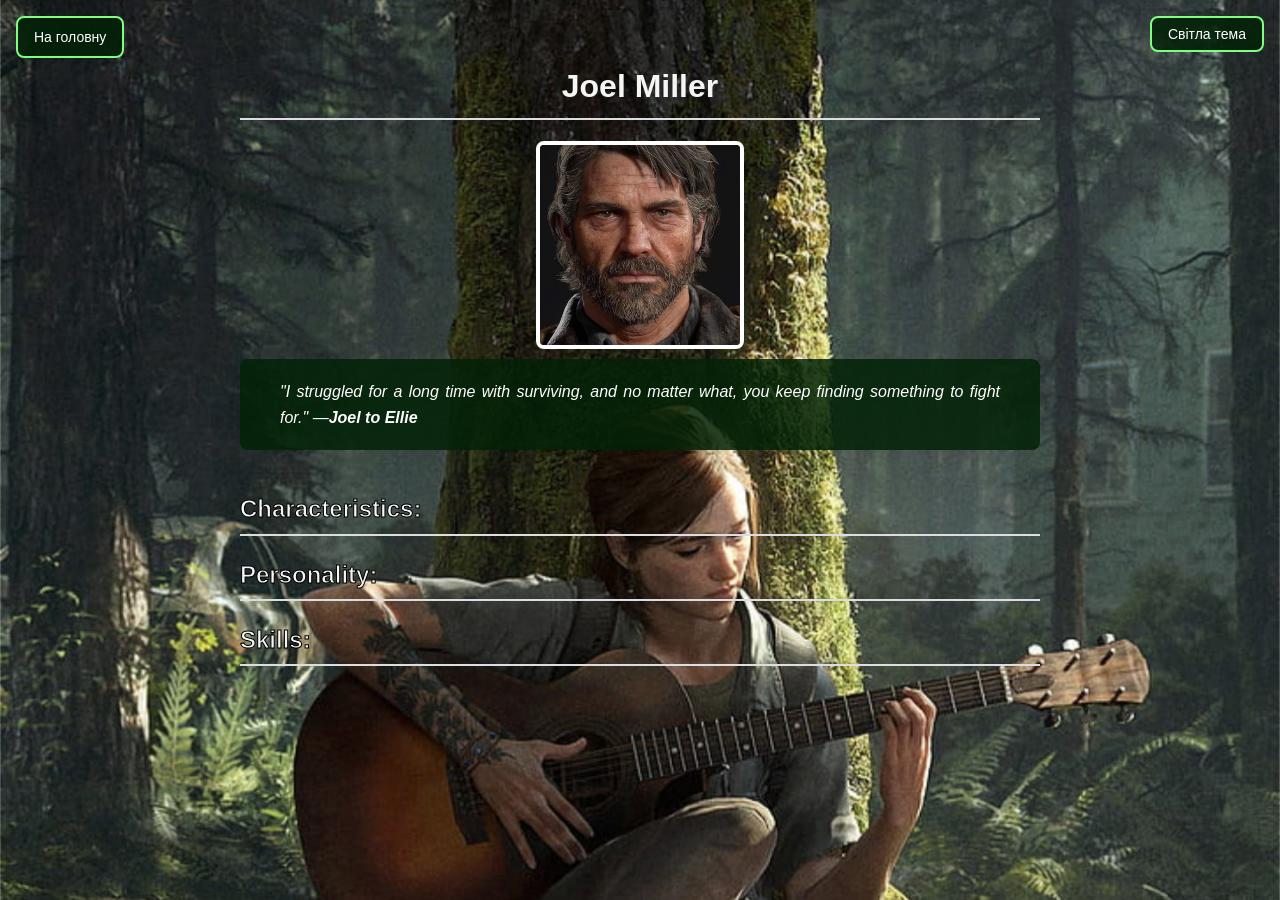
<file: pw1/index_joel.html>
<!doctype html>
<html lang="en">
  <head>
    <meta charset="UTF-8" />
    <meta name="viewport" content="width=device-width, initial-scale=1.0" />
    <title>Resume</title>
    <link rel="stylesheet" href="style_profile.css" />
  </head>
  <body>
    <header>
      <h1>Joel Miller</h1>
    </header>
    <figure>
      <img src="img/2475238e963bce9a492e4954c616d935-2566435392.jpg" alt="Joel Miller" />
      <figcaption>
        <p class="qoute">
          <i
            >"I struggled for a long time with surviving, and no matter what,
            you keep finding something to fight for."</i
          >
          ―<b>Joel to Ellie</b>
        </p>
      </figcaption>
    </figure>
    <main>
      <h2 class="toggle-heading"><b>Characteristics:</b></h2>
      <div class="toggle-section">
        <ul>
          <li><b>Birth date:</b> September 26, 1981</li>
          <li><b>Other names:</b> Texas, Old timer</li>
          <li><b>Status:</b> Deceased</li>
          <li><b>Gender:</b> Male</li>
          <li><b>Height:</b> 5 feet 11½ inches (182 cm)</li>
          <li><b>Weight:</b> 200 lbs (91kg)</li>
          <li><b>Hair color:</b> Dark brown</li>
          <li><b>Eye color:</b> Hazel</li>
        </ul>

        <p class="characteristics">
          Joel Miller is the playable protagonist of The Last of Us Part I, a
          supporting character in The Last of Us: Left Behind and The Last of Us
          Part II, the latter of which he is briefly playable in, and a playable
          character in the No Return mode. Joel was a survivor in post-apocalyptic
          America that had been ravaged by the Cordyceps brain infection. After
          losing his only daughter Sarah in the early stages of the outbreak, Joel
          became a ruthless and cynical smuggler eventually tasked with smuggling
          and protecting Ellie Williams, an immune teenage girl who could create a
          vaccine to ensure humanity's survival.Joel eventually formed a strong
          bond with her.
        </p>
      </div>

      <h2 class="toggle-heading"><b>Personality:</b></h2>
      <div class="toggle-section">
        <p class="personality">
          Joel is a complex character, shaped by the harsh realities of the
          post-apocalyptic world. He is initially portrayed as a hardened
          survivor, driven by a desire to protect those he cares about. His
          experiences have made him cynical and distrustful, but he also possesses
          a deep sense of loyalty and compassion.
        </p>
      </div>

      <h2 class="toggle-heading"><b>Skills:</b></h2>
      <div class="toggle-section">
        <p class="skills">
          A hardened survivalist, Joel was a brutal combatant and expert
          tactician, capable of overwhelming younger foes with raw strength and
          makeshift tools. Despite his lethal proficiency with firearms and
          guitars alike, his humanity remained his greatest
          vulnerability—eventually trading his survivalist caution for a fatal act
          of compassion.
        </p>
      </div>
    </main>
    <script src="script_profile.js"></script>
  </body>
</html>
</file>
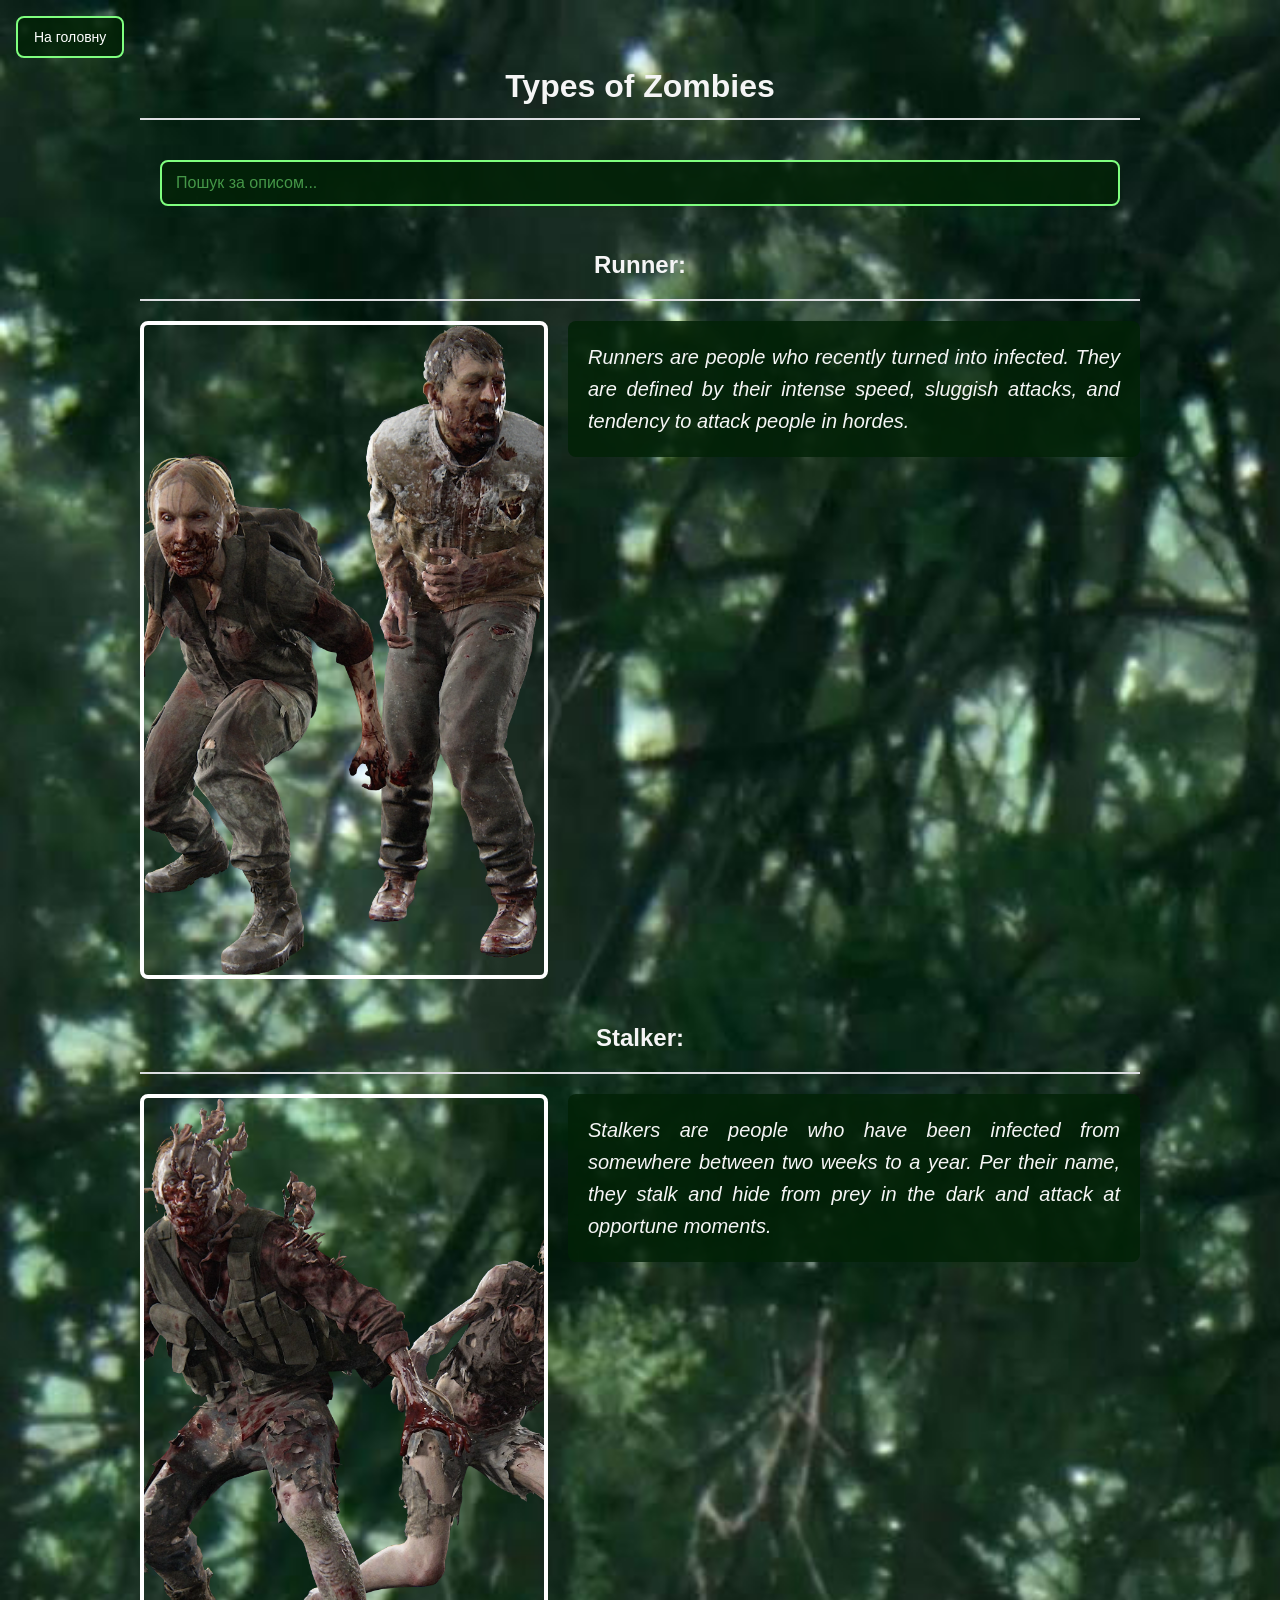
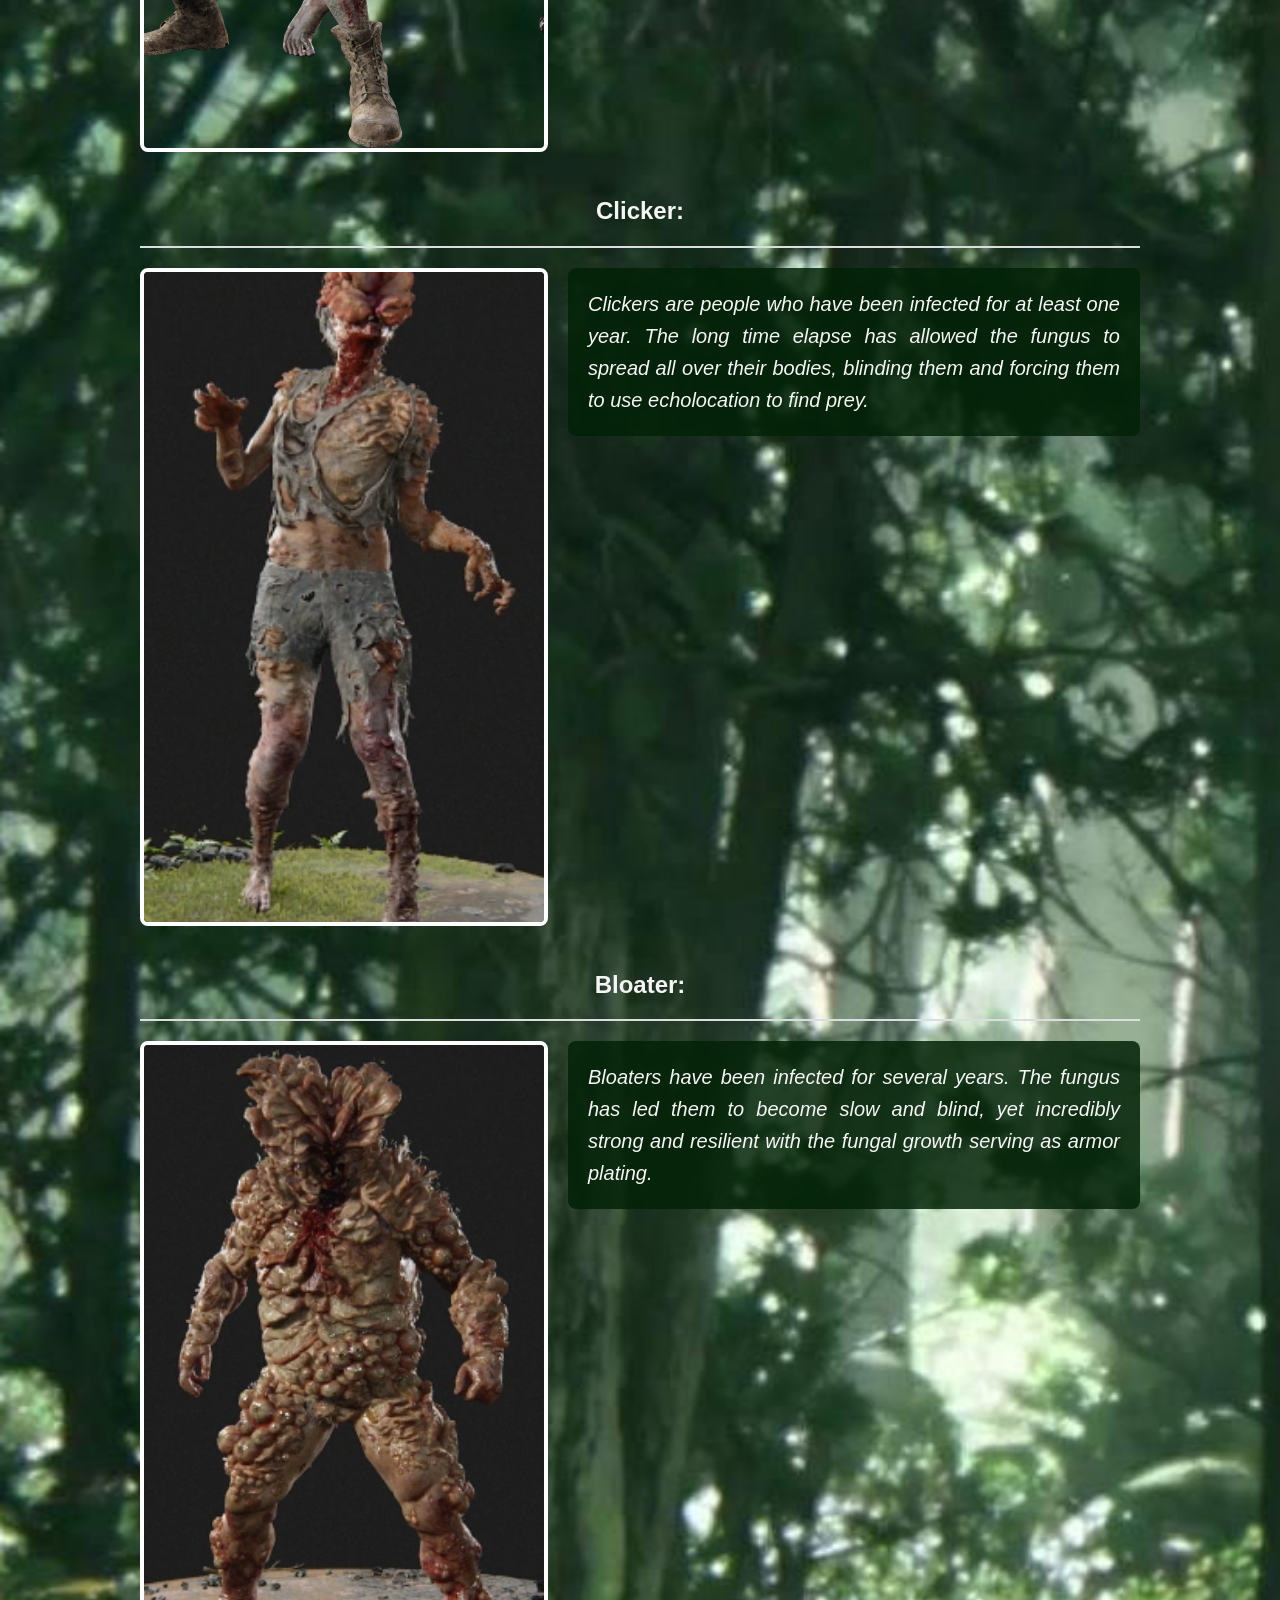
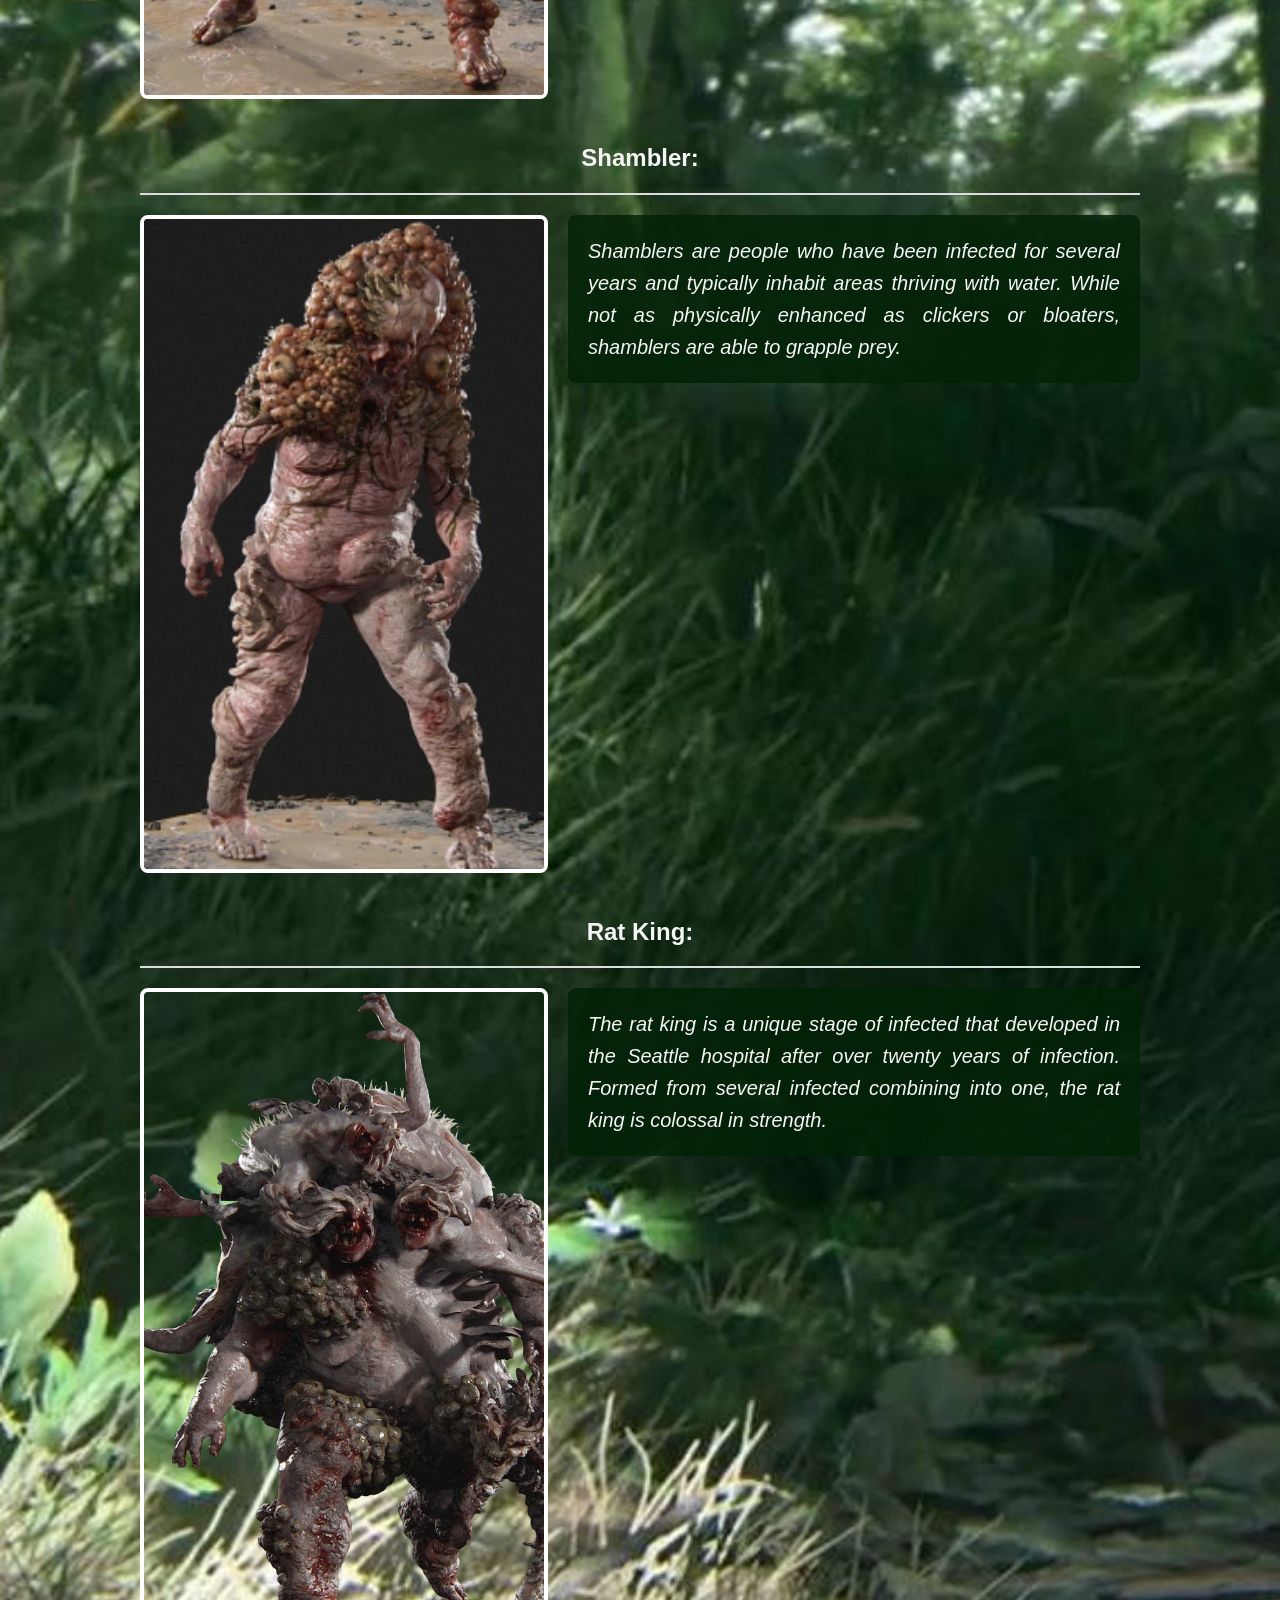
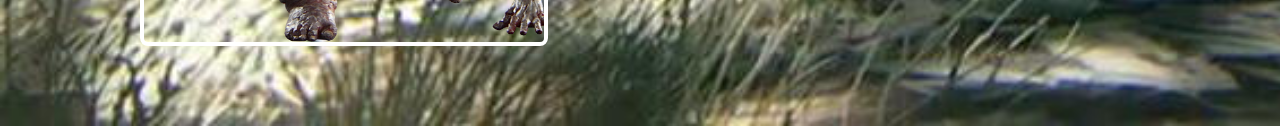
<file: pw1/index_zombie.html>
<!doctype html>
<html lang="en">
  <head>
    <meta charset="UTF-8" />
    <meta name="viewport" content="width=device-width, initial-scale=1.0" />
    <link rel="stylesheet" href="style_zombie.css" />
    <title>Types of Zombies</title>
  </head>
  <body>
    <header>
      <h1><b>Types of Zombies</b></h1>
    </header>

    <div class="zombie-card">
      <h2><b>Runner:</b></h2>
      <div class="zombie-content">
        <img src="img/Runner_models.jpg" alt="Runner Zombie" />
        <p class="runner">
          Runners are people who recently turned into infected. They are defined
          by their intense speed, sluggish attacks, and tendency to attack people
          in hordes.
        </p>
      </div>
    </div>

    <div class="zombie-card">
      <h2><b>Stalker:</b></h2>
      <div class="zombie-content">
        <img src="img/Stalker_models.jpg" alt="Stalker Zombie" />
        <p class="stalker">
          Stalkers are people who have been infected from somewhere between two
          weeks to a year. Per their name, they stalk and hide from prey in the
          dark and attack at opportune moments.
        </p>
      </div>
    </div>

    <div class="zombie-card">
      <h2><b>Clicker:</b></h2>
      <div class="zombie-content">
        <img src="img/Clicker_model_Part_II.jpg" alt="Clicker Zombie" />
        <p class="clicker">
          Clickers are people who have been infected for at least one year. The
          long time elapse has allowed the fungus to spread all over their bodies,
          blinding them and forcing them to use echolocation to find prey.
        </p>
      </div>
    </div>

    <div class="zombie-card">
      <h2><b>Bloater:</b></h2>
      <div class="zombie-content">
        <img src="img/Bloater_Part_II_model.jpg" alt="Bloater Zombie" />
        <p class="bloater">
          Bloaters have been infected for several years. The fungus has led them
          to become slow and blind, yet incredibly strong and resilient with the
          fungal growth serving as armor plating.
        </p>
      </div>
    </div>

    <div class="zombie-card">
      <h2><b>Shambler:</b></h2>
      <div class="zombie-content">
        <img src="img/Shambler_Part_II_model.jpg" alt="Shambler Zombie" />
        <p class="shambler">
          Shamblers are people who have been infected for several years and
          typically inhabit areas thriving with water. While not as physically
          enhanced as clickers or bloaters, shamblers are able to grapple prey.
        </p>
      </div>
    </div>

    <div class="zombie-card">
      <h2><b>Rat King:</b></h2>
      <div class="zombie-content">
        <img src="img/Rat_King_model.jpg" alt="Rat King Zombie" />
        <p class="ratking">
          The rat king is a unique stage of infected that developed in the Seattle
          hospital after over twenty years of infection. Formed from several
          infected combining into one, the rat king is colossal in strength.
        </p>
      </div>
    </div>

    <script src="script_zombie.js"></script>
  </body>
</html>
</file>
<file: style.css>
body {
  font-family: Arial, sans-serif;
  background-color: #1a1a2e;
  color: #e0e0e0;
}

.card {
  border-radius: 5px;
  border: 2px solid #e74c3c;
}

h1,
h2 {
  color: #e74c3c;
  font-weight: bold;
}

.nav-link {
  transition: transform 0.3s ease; 
}

.nav-link:hover {
  color: #e74c3c !important;
  display: inline-block;
  transform: scale(1.1);
}

#news, #table {
  padding-top: 50px;
  min-height: 100vh;
}
section {
  scroll-margin-top: 70px;
}
</file>
<file: Project/static/css/style.css>
body {
  background-color: #1a1a2e;
  color: #e0e0e0;
}

h1, h2, a {
  color: #e74c3c;
}

.cs-form {
  width: 320px;
  background-color: #16213e;
  color: #e0e0e0;
}

.admin-form {
  background-color: #16213e;
  color: #e0e0e0;
  position: sticky;
  top: 1rem;
}

.card {
  background-color: #16213e;
  color: #e0e0e0;
  border: 1px solid #0f3460;
}

.card-title {
  color: #e74c3c;
}

.card-img-top {
  height: 180px;
  object-fit: cover;
}

.btn-danger {
  background-color: #e74c3c;
  border-color: #e74c3c;
}

.btn-danger:hover {
  background-color: #c0392b;
  border-color: #c0392b;
}

.news-title {
  color: #4cf100;
}
</file>
<file: pw1/style_main.css>
body {
  background-image: url("img/main_theme.jpg");
  background-size: cover;
  background-repeat: no-repeat;
  background-position: center;
  background-attachment: fixed;
  background-color: rgba(4, 79, 4, 0.878);
  font-family: Arial, sans-serif;
  display: flex;
  flex-direction: column;
  align-items: center;
  justify-content: center;
  height: 100vh;
  margin: 0;
  color: whitesmoke;
}

h1 {
  background: #012606a9;
  padding: 20px;
  border-radius: 8px;
  border-bottom: 2px solid #dcdde1;
  padding-bottom: 10px;
  margin-bottom: 40px;
}

.menu {
  display: flex;
  flex-direction: column;
  gap: 20px;
}

.menu a {
  background: #022206d7;
  color: whitesmoke;
  text-decoration: none;
  padding: 20px 40px;
  border-radius: 8px;
  font-size: 20px;
  font-weight: bold;
  text-align: center;
  border: 2px solid #fff;
  transition: background 0.3s ease;
}

.menu a:hover {
  background: #044b0ed7;
  transform: scale(1.05);
}

.menu a.hovered {
  background: #044b0ed7;
  transform: scale(1.05);
}

h1.glow {
  text-shadow: 0 0 18px #7fff7f, 0 0 40px #7fff7f;
}
</file>
<file: pw4/style.css>
body {
    font-family: Arial, sans-serif;
    background-color: #c1c1c1;
    display: flex;
    justify-content: center;
    padding-top: 10px;
}

.main-container {
    background: white;
    padding: 20px;
    border-radius: 8px;
    width: 350px;
}

h1 {
    font-size: 25px;    
    margin-bottom: 20px;
    text-align: center;
}

form {
    display: flex;
    gap: 10px;
    margin-bottom: 15px;
}

input {
    flex: 1 0 0;
    padding: 10px;
    border: 1px solid #ccc;
    border-radius: 4px;
}

button {
    padding: 10px 10px;
    background-color: #28a745;
    color: white;
    border-radius: 4px;
    cursor: pointer;
}

button:hover {
    background-color: #218838;
}

.active-container {
    font-size: 14px;
    color: #666;
    margin-bottom: 15px;
}

ul {
    list-style: none;
    padding: 0;
}

li {
    display: flex;
    justify-content: space-between;
    align-items: center;
    padding: 10px;
    border-bottom: 1px solid #eee;
    cursor: pointer;
}

li.done .task-text {
    text-decoration: line-through;
    color: #888;
}

.delete-btn {
    background-color: #dc3545;
    padding: 4px 8px;
    font-size: 12px;
}

.delete-btn:hover {
    background-color: #c82333;
}
</file>
<file: style_elly.css>
body {
  
  background-image: url("img/peakpx.jpg");
  background-repeat: no-repeat;
  background-size: cover; 
  background-color: rgba(4, 79, 4, 0.878); 
  line-height: 1.6;
  font-family: Arial, sans-serif;
  
  max-width: 800px;
  margin: 0 auto;
  padding: 40px 20px;
 
}

h1{
  color: whitesmoke;
  border-bottom: 2px solid #dcdde1;
  padding-bottom: 5px;
  text-align: center;
}
h2 {
  color: whitesmoke;
  border-bottom: 2px solid #dcdde1;
  padding-bottom: 5px;
}

img {
  border: 4px solid #fff;
  border-radius: 8px;
  height: 200px;
  width: 200px;
  object-fit: cover;
}

figure {
  margin: 20px 0;
  display: flex;
  flex-direction: column;
  align-items: center; 
  text-align: center;
}

figcaption p {
  background: #022206d7;
  padding: 20px 40px;
  border-radius: 8px;
  font-style: italic;
  font-size: 16px;
  color: whitesmoke;
  margin-top: 10px;
}

ul {
  color: #fff;
  background:#022206d7;
  padding: 20px 40px;
  border-radius: 8px;
  list-style-type: square;
}

.characteristics, .personality, .skills {
  color: #fff;
  background: #022206d7;
  padding: 20px 40px;
  border-radius: 8px;
  list-style-type: square;
  margin-bottom: 20px;
  text-align: justify;
}
</file>
<file: style_joel.css>
body {
  background-image: url("img/joel_theme.png");
  background-repeat: no-repeat;
  background-size: cover;
  background-color: rgba(4, 79, 4, 0.878);
  line-height: 1.6;
  font-family: Arial, sans-serif;

  max-width: 800px;
  margin: 0 auto;
  padding: 40px 20px;
}

h1 {
  color: whitesmoke;
  border-bottom: 2px solid #dcdde1;
  padding-bottom: 5px;
  text-align: center;
}
h2 {
  color: whitesmoke;
  border-bottom: 2px solid #dcdde1;
  padding-bottom: 5px;
}

img {
  border: 4px solid #fff;
  border-radius: 8px;
  height: 200px;
  width: 200px;
  object-fit: cover;
}

figure {
  margin: 20px 0;
  display: flex;
  flex-direction: column;
  align-items: center;
  text-align: center;
}

figcaption p {
  background: #022206d7;
  padding: 20px 40px;
  border-radius: 8px;
  font-style: italic;
  font-size: 16px;
  color: whitesmoke;
  margin-top: 10px;
}

ul {
  color: #fff;
  background: #022206d7;
  padding: 20px 40px;
  border-radius: 8px;
  list-style-type: square;
}

.characteristics,
.personality,
.skills {
  color: #fff;
  background: #022206d7;
  padding: 20px 40px;
  border-radius: 8px;
  list-style-type: square;
  margin-bottom: 20px;
  text-align: justify;
}
</file>
<file: style_zombie.css>
body {
  background-image: url("img/zombie_theme.jpg");
  background-size: cover;
  background-repeat: no-repeat;
  background-attachment: scroll;
  background-color: rgb(2, 82, 2);
  line-height: 1.6;
  font-family: Arial, sans-serif;
  max-width: 1000px;
  margin: 0 auto;
  padding: 40px 20px;
}

h1 {
  color: whitesmoke;
  border-bottom: 2px solid #dcdde1;
  padding-bottom: 5px;
  text-align: center;
  margin-bottom: 40px;
}

h2 {
  
  font-weight: bold;
  color: whitesmoke;
  border-bottom: 2px solid #dcdde1;
  padding-bottom: 15px;
  margin-bottom: 20px;
  text-align: center;
}

img {
  border: 4px solid #fff;
  border-radius: 8px;
  height: 650px;
  width: 400px;
  object-fit: cover;
  grid-column: 1;
  grid-row: 2;
}
div {
  display: grid;
  grid-template-columns: 1fr 1fr;
  gap: 20px;
}
.runner,
.stakler,
.clicker,
.bloater,
.shambler,
.ratking {
  background: #022206d7;
  padding: 20px;
  border-radius: 8px;
  font-style: italic;
  font-size: 20px;
  color: whitesmoke;
  margin: 0;
  text-align: justify;
  grid-column: 2;
  grid-row: 2;
}
</file>
<file: pw1/style_profile.css>
body {
  background-image: url("img/peakpx.jpg");
  background-repeat: no-repeat;
  background-size: cover;
  background-color: rgba(4, 79, 4, 0.878);
  line-height: 1.6;
  font-family: Arial, sans-serif;
  max-width: 800px;
  margin: 0 auto;
  padding: 40px 20px;
}

h1 {
  color: whitesmoke;
  border-bottom: 2px solid #dcdde1;
  padding-bottom: 5px;
  text-align: center;
}

h2.toggle-heading {
  color: whitesmoke;
  border-bottom: 2px solid #dcdde1;
  padding-bottom: 5px;
  -webkit-text-stroke: 1px black;
  cursor: pointer;
}

img {
  border: 4px solid #fff;
  border-radius: 8px;
  height: 200px;
  width: 200px;
  object-fit: cover;
}

figure {
  margin: 20px 0;
  display: flex;
  flex-direction: column;
  align-items: center;
  text-align: center;
}

ul {
  list-style-type: square;
  padding-left: 20px;
  margin-bottom: 15px;
}

.toggle-section{
  color: #fff;
  background: #022206d7;
  padding: 20px 40px;
  border-radius: 8px;
  margin-bottom: 20px;
  text-align: justify;
}

figcaption p {
  color: #fff;
  background: #022206d7;
  padding: 20px 40px;
  border-radius: 8px;
  margin-bottom: 20px;
  text-align: justify;
  font-style: italic;
  font-size: 16px;
  margin-top: 10px;
}

.hidden {
  display: none !important;
}

#theme-toggle,
#home-toggle {
  position: fixed;
  top: 16px;
  background: #022206d7;
  color: #fff;
  border: 2px solid #7fff7f;
  border-radius: 8px;
  padding: 8px 16px;
  cursor: pointer;
  font-size: 14px;
  z-index: 100;
  text-decoration: none;
  font-family: Arial, sans-serif;
  transition: background 0.2s;
}

#home-toggle {
  left: 16px;
}

#theme-toggle {
  right: 16px;
}

#theme-toggle:hover,
#home-toggle:hover {
  background: #044b0ed7;
}

body.light-theme {
  background-image: none;
  background-color: #e8f5e9;
  color: #1b2e1b;
}

body.light-theme h1,
body.light-theme h2.toggle-heading {
  color: #1b4d1b;
}

body.light-theme .toggle-section,
body.light-theme figcaption p {
  background: #c8e6c9;
  color: #1b2e1b;
}

body.light-theme #home-toggle,
body.light-theme #theme-toggle {
  background: #c8e6c9;
  color: #1b2e1b;
  border-color: #1b4d1b;
}

body.light-theme #home-toggle:hover,
body.light-theme #theme-toggle:hover {
  background: #a5d6a7;
}
</file>
<file: pw1/style_zombie.css>
body {
  background-image: url("img/zombie_theme.jpg");
  background-size: cover;
  background-repeat: no-repeat;
  background-attachment: scroll;
  background-color: rgb(2, 82, 2);
  line-height: 1.6;
  font-family: Arial, sans-serif;
  max-width: 1000px;
  margin: 0 auto;
  padding: 40px 20px;
}

h1 {
  color: whitesmoke;
  border-bottom: 2px solid #dcdde1;
  padding-bottom: 5px;
  text-align: center;
  margin-bottom: 40px;
}

h2 {
  font-weight: bold;
  color: whitesmoke;
  border-bottom: 2px solid #dcdde1;
  padding-bottom: 15px;
  margin-bottom: 20px;
  text-align: center;
}

.zombie-content {
  display: flex;
  flex-direction: row;
  align-items: flex-start;
  gap: 20px;
  margin-bottom: 40px;
}

img {
  border: 4px solid #fff;
  border-radius: 8px;
  height: 650px;
  width: 400px;
  object-fit: cover;
  flex-shrink: 0;
}

.runner, .stalker, .clicker, .bloater, .shambler, .ratking {
  background: #022206d7;
  padding: 20px;
  border-radius: 8px;
  font-style: italic;
  font-size: 20px;
  color: whitesmoke;
  margin: 0;
  text-align: justify;
  flex-grow: 1;
}

#zombie-search {
  display: block;
  width: calc(100% - 40px);
  max-width: 960px;
  margin: 0 auto 40px;
  padding: 12px 14px;
  font-size: 16px;
  border-radius: 8px;
  border: 2px solid #7fff7f;
  background: #022206d7;
  color: #fff;
  outline: none;
  box-sizing: border-box;
}

#zombie-search::placeholder {
  color: #7fff7f88;
}

#home-toggle {
  position: fixed;
  top: 16px;
  left: 16px;
  background: #022206d7;
  color: #fff;
  border: 2px solid #7fff7f;
  border-radius: 8px;
  padding: 8px 16px;
  cursor: pointer;
  font-size: 14px;
  text-decoration: none;
  z-index: 100;
  font-family: Arial, sans-serif;
  transition: background 0.2s;
}

#home-toggle:hover {
  background: #044b0ed7;
}
</file>
